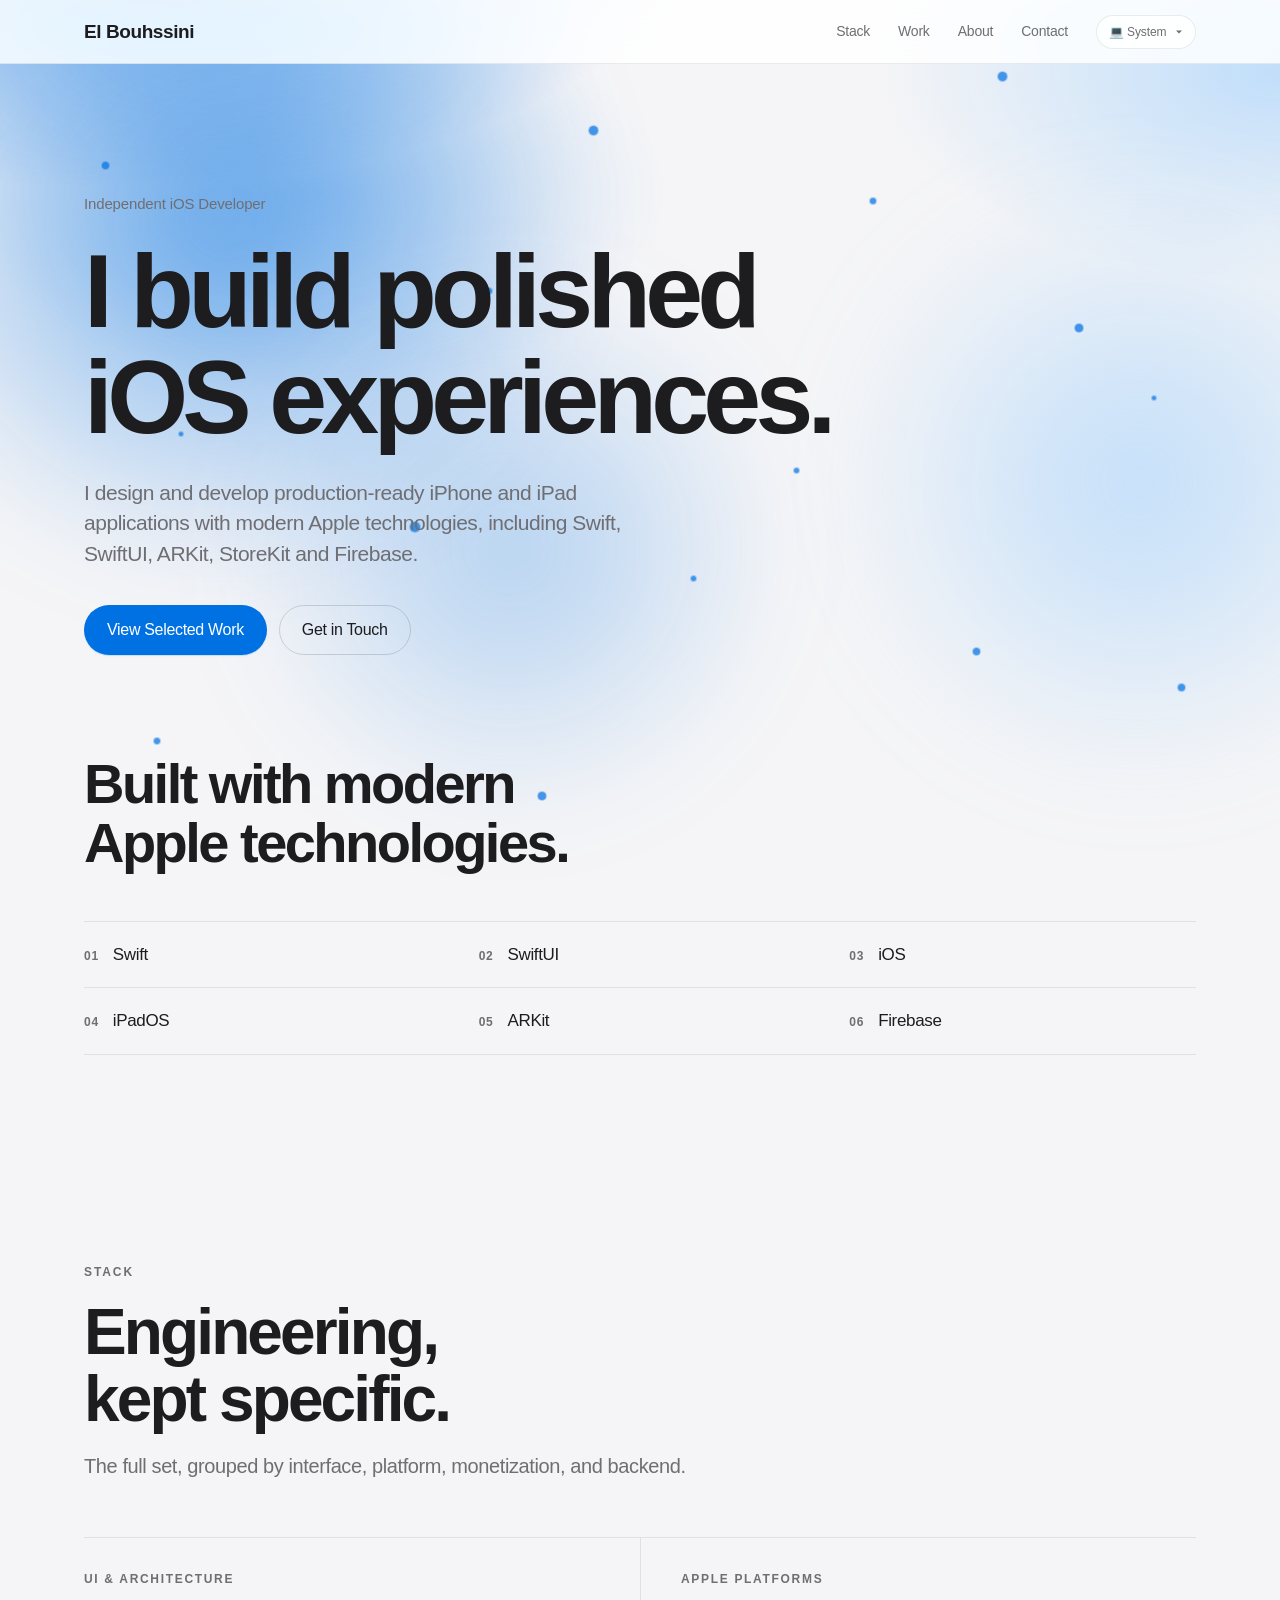
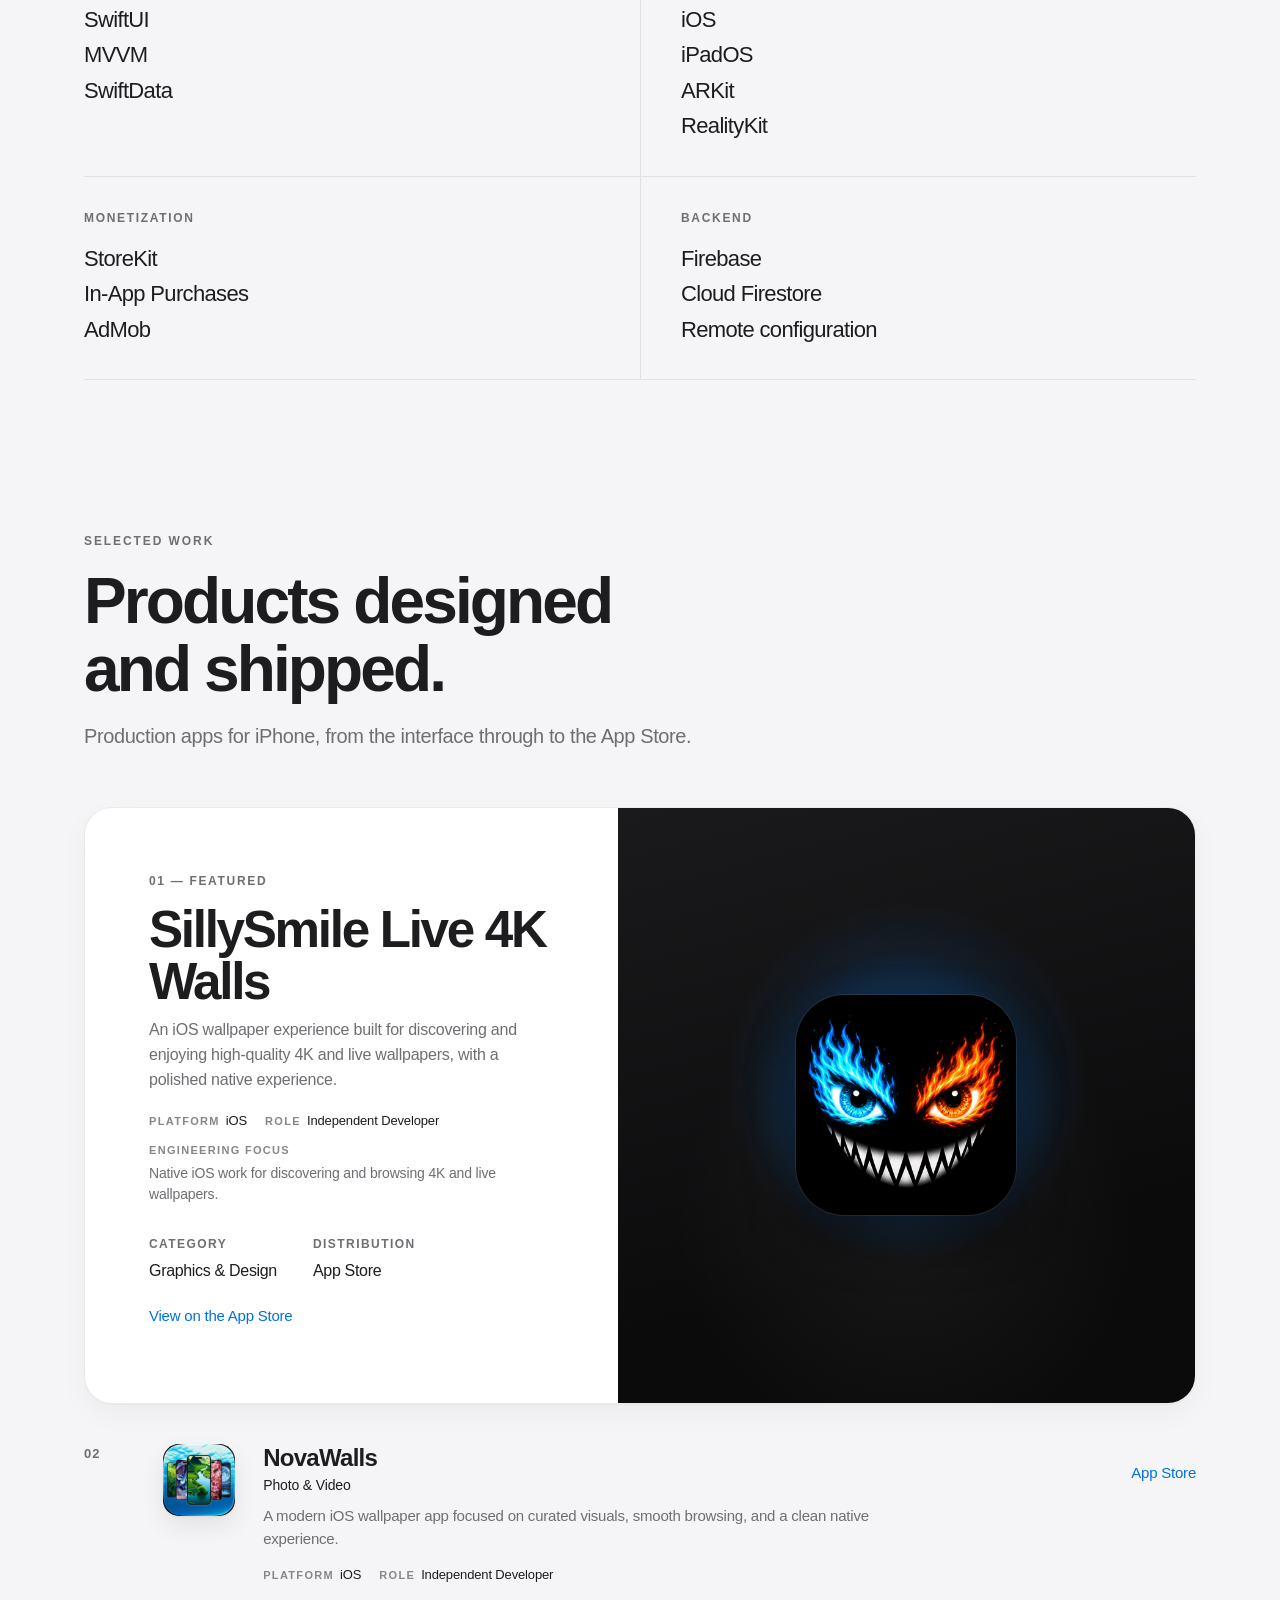
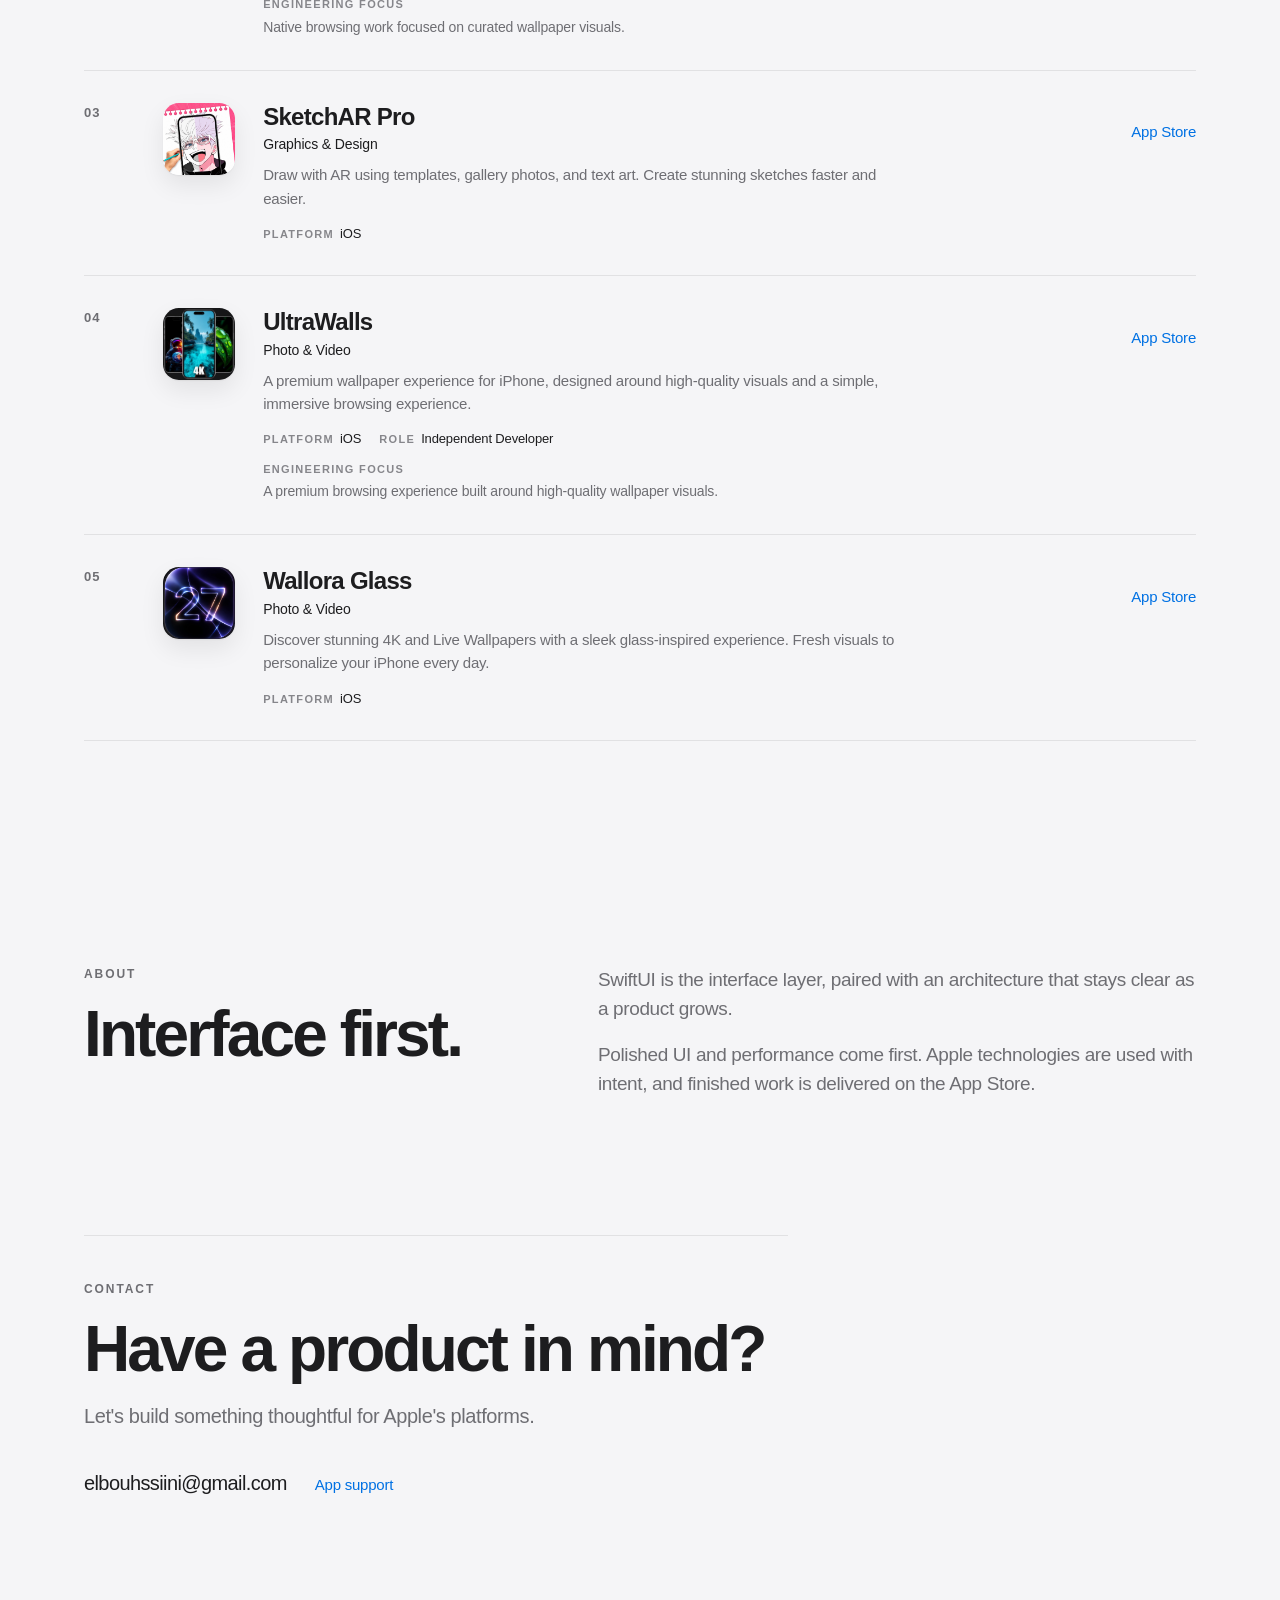
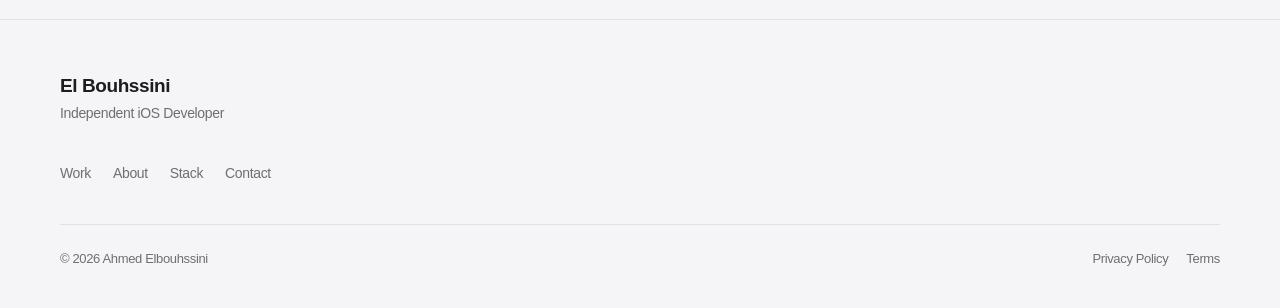
<file: index.html>
<!DOCTYPE html>
<html lang="en">

<head>
    <meta charset="UTF-8">
    <meta name="viewport" content="width=device-width, initial-scale=1.0">
    <title>Ahmed Elbouhssini — Independent iOS Developer</title>
    <meta name="description"
        content="Independent iOS developer building polished experiences for iPhone and iPad.">
    <meta name="author" content="Ahmed Elbouhssini">
    <meta name="theme-color" content="#f5f5f7">
    <meta name="robots" content="index, follow">
    <link rel="canonical" href="https://elbouhssiini-a11y.github.io/">

    <meta property="og:type" content="website">
    <meta property="og:url" content="https://elbouhssiini-a11y.github.io/">
    <meta property="og:title" content="Ahmed Elbouhssini — Independent iOS Developer">
    <meta property="og:description"
        content="Independent iOS developer building polished experiences for iPhone and iPad.">
    <meta property="og:site_name" content="Ahmed Elbouhssini">
    <meta property="og:locale" content="en_US">
    <meta property="og:image" content="assets/og.png">
    <meta property="og:image:type" content="image/png">
    <meta property="og:image:width" content="1200">
    <meta property="og:image:height" content="630">
    <meta property="og:image:alt" content="El Bouhssini, Independent iOS Developer">

    <meta name="twitter:card" content="summary_large_image">
    <meta name="twitter:title" content="Ahmed Elbouhssini — Independent iOS Developer">
    <meta name="twitter:description"
        content="Independent iOS developer building polished experiences for iPhone and iPad.">
    <meta name="twitter:image" content="assets/og.png">
    <meta name="twitter:image:alt" content="El Bouhssini, Independent iOS Developer">

    <script>
        (function () {
            try {
                var key = "portfolio-theme";
                var pref = localStorage.getItem(key) || "system";
                var resolved = pref === "dark" || (pref !== "light" && window.matchMedia("(prefers-color-scheme: dark)").matches)
                    ? "dark"
                    : "light";
                document.documentElement.setAttribute("data-theme", resolved);
                document.documentElement.setAttribute("data-theme-pref", pref);
                var themeMeta = document.querySelector('meta[name="theme-color"]');
                if (themeMeta) themeMeta.setAttribute("content", resolved === "dark" ? "#0b0b0c" : "#f5f5f7");
            } catch (e) {}
        })();
    </script>
    <link rel="icon" href="favicon.svg" type="image/svg+xml">
    <link rel="icon" href="favicon.ico" sizes="any">
    <link rel="stylesheet" href="style.css">
</head>

<body>
    <div class="ambient" aria-hidden="true">
        <span class="ambient-orb ambient-orb-a"></span>
        <span class="ambient-orb ambient-orb-b"></span>
        <span class="ambient-orb ambient-orb-c"></span>
        <div class="ambient-dots">
            <span></span><span></span><span></span><span></span>
            <span></span><span></span><span></span><span></span>
            <span></span><span></span><span></span><span></span>
            <span></span><span></span><span></span><span></span>
        </div>
    </div>
    <a class="skip-link" href="#main">Skip to content</a>

    <header class="site-header">
        <nav class="nav" aria-label="Primary">
            <a class="logo" href="index.html">El Bouhssini</a>
            <div class="nav-right">
                <ul class="nav-links" id="primary-nav">
                    <li><a href="#stack">Stack</a></li>
                    <li><a href="#work">Work</a></li>
                    <li><a href="#about">About</a></li>
                    <li><a href="#contact">Contact</a></li>
                </ul>
                <div class="theme-switch">
                    <label class="visually-hidden" for="theme-select">Appearance</label>
                    <select id="theme-select" class="theme-select" aria-label="Appearance">
                        <option value="system">💻 System</option>
                        <option value="light">☀️ Light</option>
                        <option value="dark">🌙 Dark</option>
                    </select>
                </div>
                <button class="nav-toggle" type="button" aria-expanded="false" aria-controls="primary-nav"
                    aria-label="Open menu">
                    <span></span><span></span><span></span>
                </button>
            </div>
        </nav>
    </header>

    <main id="main">
        <section class="hero" aria-labelledby="hero-heading">
            <div class="hero-inner reveal">
                <p class="hero-eyebrow">Independent iOS Developer</p>
                <h1 id="hero-heading">I build polished iOS experiences.</h1>
                <p class="hero-copy">
                    I design and develop production-ready iPhone and iPad applications with modern Apple technologies, including Swift, SwiftUI, ARKit, StoreKit and Firebase.
                </p>
                <div class="hero-actions">
                    <a href="#work" class="btn btn-primary">View Selected Work</a>
                    <a href="#contact" class="btn btn-secondary">Get in Touch</a>
                </div>
            </div>
        </section>

        <section class="tech-band" aria-labelledby="tech-heading">
            <div class="container">
                <h2 class="tech-statement reveal" id="tech-heading">Built with modern Apple technologies.</h2>
                <ol class="tech-index reveal">
                    <li>Swift</li>
                    <li>SwiftUI</li>
                    <li>iOS</li>
                    <li>iPadOS</li>
                    <li>ARKit</li>
                    <li>Firebase</li>
                </ol>
            </div>
        </section>

        <section class="section" id="stack" aria-labelledby="stack-heading">
            <div class="container">
                <header class="section-intro reveal">
                    <p class="section-kicker">Stack</p>
                    <h2 class="section-title" id="stack-heading">Engineering, kept specific.</h2>
                    <p class="section-lead">The full set, grouped by interface, platform, monetization, and backend.</p>
                </header>
                <div class="stack-grid reveal">
                    <article class="stack-group">
                        <h3>UI &amp; Architecture</h3>
                        <ul>
                            <li>SwiftUI</li>
                            <li>MVVM</li>
                            <li>SwiftData</li>
                        </ul>
                    </article>
                    <article class="stack-group">
                        <h3>Apple Platforms</h3>
                        <ul>
                            <li>iOS</li>
                            <li>iPadOS</li>
                            <li>ARKit</li>
                            <li>RealityKit</li>
                        </ul>
                    </article>
                    <article class="stack-group">
                        <h3>Monetization</h3>
                        <ul>
                            <li>StoreKit</li>
                            <li>In-App Purchases</li>
                            <li>AdMob</li>
                        </ul>
                    </article>
                    <article class="stack-group">
                        <h3>Backend</h3>
                        <ul>
                            <li>Firebase</li>
                            <li>Cloud Firestore</li>
                            <li>Remote configuration</li>
                        </ul>
                    </article>
                </div>
            </div>
        </section>

        <section class="section section-work" id="work" aria-labelledby="work-heading">
            <div class="container">
                <header class="section-intro reveal">
                    <p class="section-kicker">Selected work</p>
                    <h2 class="section-title" id="work-heading">Products designed and shipped.</h2>
                    <p class="section-lead">Production apps for iPhone, from the interface through to the App Store.</p>
                </header>

                <p class="work-status" id="work-status" role="status">Loading selected work.</p>
                <div id="work-featured"></div>
                <div class="case-list" id="work-cases"></div>
                <noscript>
                    <p class="work-status">Selected work loads from the published app list and needs JavaScript.</p>
                </noscript>
            </div>
        </section>

        <section class="section" id="about" aria-labelledby="about-heading">
            <div class="container">
                <div class="about-split reveal">
                    <div>
                        <p class="section-kicker">About</p>
                        <h2 class="section-title" id="about-heading">Interface first.</h2>
                    </div>
                    <div class="about-copy">
                        <p>SwiftUI is the interface layer, paired with an architecture that stays clear as a product grows.</p>
                        <p>Polished UI and performance come first. Apple technologies are used with intent, and finished work is delivered on the App Store.</p>
                    </div>
                </div>
            </div>
        </section>

        <section class="section section-contact" id="contact" aria-labelledby="contact-heading">
            <div class="container">
                <div class="contact-block reveal">
                    <p class="section-kicker">Contact</p>
                    <h2 class="section-title" id="contact-heading">Have a product in mind?</h2>
                    <p class="section-lead">Let's build something thoughtful for Apple's platforms.</p>
                    <div class="contact-links">
                        <a class="contact-email" href="mailto:elbouhssiini@gmail.com">elbouhssiini@gmail.com</a>
                        <a class="arrow-link" href="https://sites.google.com/view/elbouhssini-apps-hub/home" target="_blank" rel="noopener noreferrer">
                            App support
                            <span class="visually-hidden">(opens in a new tab)</span>
                        </a>
                    </div>
                </div>
            </div>
        </section>
    </main>

    <footer class="site-footer">
        <div class="footer-inner">
            <div>
                <p class="footer-brand">El Bouhssini</p>
                <p class="footer-tag">Independent iOS Developer</p>
            </div>
            <ul class="footer-nav">
                <li><a href="#work">Work</a></li>
                <li><a href="#about">About</a></li>
                <li><a href="#stack">Stack</a></li>
                <li><a href="#contact">Contact</a></li>
            </ul>
            <div class="footer-bottom">
                <p>&copy; 2026 Ahmed Elbouhssini</p>
                <div class="footer-meta">
                    <a href="/website-privacy-policy.html">Privacy Policy</a>
                    <a href="/terms.html">Terms</a>
                </div>
            </div>
        </div>
    </footer>

    <script src="script.js"></script>
    <script src="apps.js"></script>
</body>

</html>
</file>
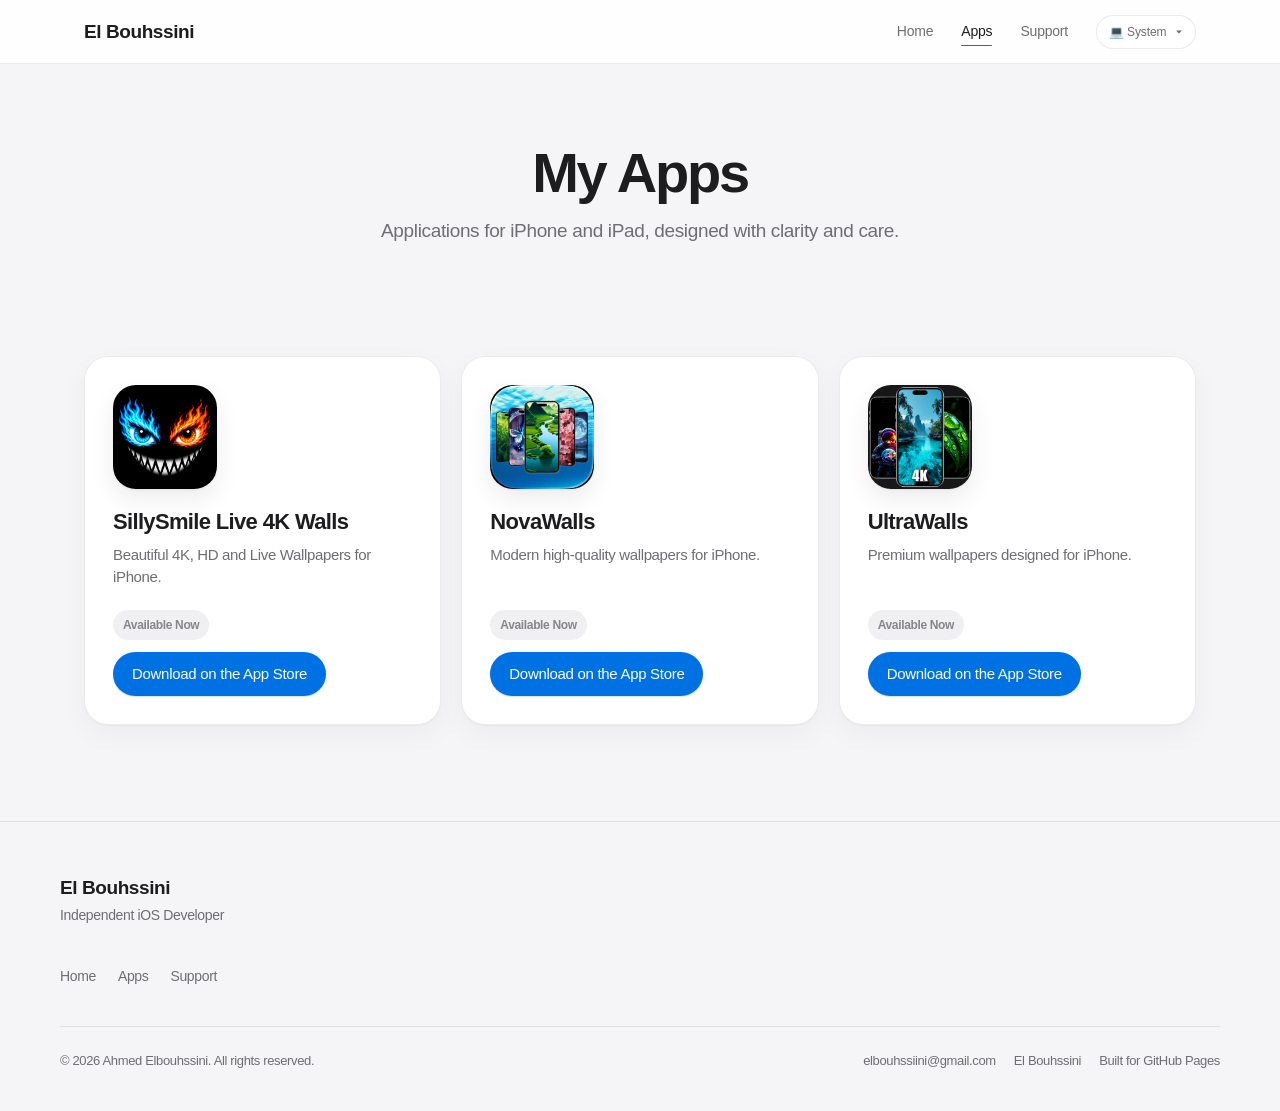
<file: apps.html>
<!DOCTYPE html>
<html lang="en">

<head>
    <meta charset="UTF-8">
    <meta name="viewport" content="width=device-width, initial-scale=1.0">
    <title>Apps | Ahmed Elbouhssini</title>
    <meta name="description"
        content="Browse iOS apps by Ahmed Elbouhssini for iPhone and iPad.">
    <meta name="author" content="Ahmed Elbouhssini">
    <meta name="theme-color" content="#f5f5f7">
    <meta name="robots" content="index, follow">
    <link rel="canonical" href="https://elbouhssiini-a11y.github.io/apps.html">

    <meta property="og:type" content="website">
    <meta property="og:url" content="https://elbouhssiini-a11y.github.io/apps.html">
    <meta property="og:title" content="Apps | Ahmed Elbouhssini">
    <meta property="og:description"
        content="Browse iOS apps by Ahmed Elbouhssini for iPhone and iPad.">
    <meta property="og:site_name" content="Ahmed Elbouhssini">

    <script>
        (function () {
            try {
                var key = "portfolio-theme";
                var pref = localStorage.getItem(key) || "system";
                var resolved = pref === "dark" || (pref !== "light" && window.matchMedia("(prefers-color-scheme: dark)").matches)
                    ? "dark"
                    : "light";
                document.documentElement.setAttribute("data-theme", resolved);
                document.documentElement.setAttribute("data-theme-pref", pref);
                var themeMeta = document.querySelector('meta[name="theme-color"]');
                if (themeMeta) themeMeta.setAttribute("content", resolved === "dark" ? "#0b0b0c" : "#f5f5f7");
            } catch (e) {}
        })();
    </script>
    <link rel="icon" href="favicon.svg" type="image/svg+xml">
    <link rel="icon" href="favicon.ico" sizes="any">
    <link rel="stylesheet" href="style.css">
</head>

<body>
    <a class="skip-link" href="#main">Skip to content</a>

    <header class="site-header">
        <nav class="nav" aria-label="Primary">
            <a class="logo" href="index.html">El Bouhssini</a>
            <div class="nav-right">
                <ul class="nav-links" id="primary-nav">
                    <li><a href="index.html">Home</a></li>
                    <li><a href="apps.html" aria-current="page">Apps</a></li>
                    <li><a href="https://sites.google.com/view/elbouhssini-apps-hub/home" target="_blank" rel="noopener noreferrer">Support</a></li>
                </ul>
                <div class="theme-switch">
                    <label class="visually-hidden" for="theme-select">Appearance</label>
                    <select id="theme-select" class="theme-select" aria-label="Appearance">
                        <option value="system">💻 System</option>
                        <option value="light">☀️ Light</option>
                        <option value="dark">🌙 Dark</option>
                    </select>
                </div>
                <button class="nav-toggle" type="button" aria-expanded="false" aria-controls="primary-nav"
                    aria-label="Open menu">
                    <span></span><span></span><span></span>
                </button>
            </div>
        </nav>
    </header>

    <main id="main">
        <header class="page-hero reveal">
            <h1>My Apps</h1>
            <p>Applications for iPhone and iPad, designed with clarity and care.</p>
        </header>

        <section class="section-tight">
            <div class="container">
                <!-- Duplicate an app-card and update icon, title, description, status, and link -->
                <div class="apps-grid">
                    <article class="app-card reveal reveal-delay-1">
                        <img class="app-icon" src="assets/icons/sillysmile.png" width="104" height="104" alt="SillySmile Live 4K Walls app icon" loading="lazy" decoding="async">
                        <h3>SillySmile Live 4K Walls</h3>
                        <p>Beautiful 4K, HD and Live Wallpapers for iPhone.</p>
                        <div class="app-card-footer">
                            <span class="status">Available Now</span>
                            <a class="btn btn-primary" href="https://apps.apple.com/ma/app/sillysmile-live-4k-walls/id6783467232" target="_blank" rel="noopener noreferrer">Download on the App Store</a>
                        </div>
                    </article>
                    <article class="app-card reveal reveal-delay-2">
                        <img class="app-icon" src="assets/icons/novawalls.png" width="104" height="104" alt="NovaWalls app icon" loading="lazy" decoding="async">
                        <h3>NovaWalls</h3>
                        <p>Modern high-quality wallpapers for iPhone.</p>
                        <div class="app-card-footer">
                            <span class="status">Available Now</span>
                            <a class="btn btn-primary" href="https://apps.apple.com/ma/app/novawalls/id6768069268" target="_blank" rel="noopener noreferrer">Download on the App Store</a>
                        </div>
                    </article>
                    <article class="app-card reveal reveal-delay-3">
                        <img class="app-icon" src="assets/icons/ultrawalls.png" width="104" height="104" alt="UltraWalls app icon" loading="lazy" decoding="async">
                        <h3>UltraWalls</h3>
                        <p>Premium wallpapers designed for iPhone.</p>
                        <div class="app-card-footer">
                            <span class="status">Available Now</span>
                            <a class="btn btn-primary" href="https://apps.apple.com/ma/app/ultrawalls/id6771954694" target="_blank" rel="noopener noreferrer">Download on the App Store</a>
                        </div>
                    </article>
                </div>
            </div>
        </section>
    </main>

    <footer class="site-footer reveal">
        <div class="footer-inner">
            <div>
                <p class="footer-brand">El Bouhssini</p>
                <p class="footer-tag">Independent iOS Developer</p>
            </div>
            <ul class="footer-nav">
                <li><a href="index.html">Home</a></li>
                <li><a href="apps.html">Apps</a></li>
                <li><a href="https://sites.google.com/view/elbouhssini-apps-hub/home" target="_blank" rel="noopener noreferrer">Support</a></li>
            </ul>
            <div class="footer-bottom">
                <p>&copy; 2026 Ahmed Elbouhssini. All rights reserved.</p>
                <div class="footer-meta">
                    <a href="mailto:elbouhssiini@gmail.com">elbouhssiini@gmail.com</a>
                    <a href="https://elbouhssiini-a11y.github.io" target="_blank" rel="noopener noreferrer">El Bouhssini</a>
                    <span>Built for GitHub Pages</span>
                </div>
            </div>
        </div>
    </footer>

    <script src="script.js"></script>
</body>

</html>
</file>
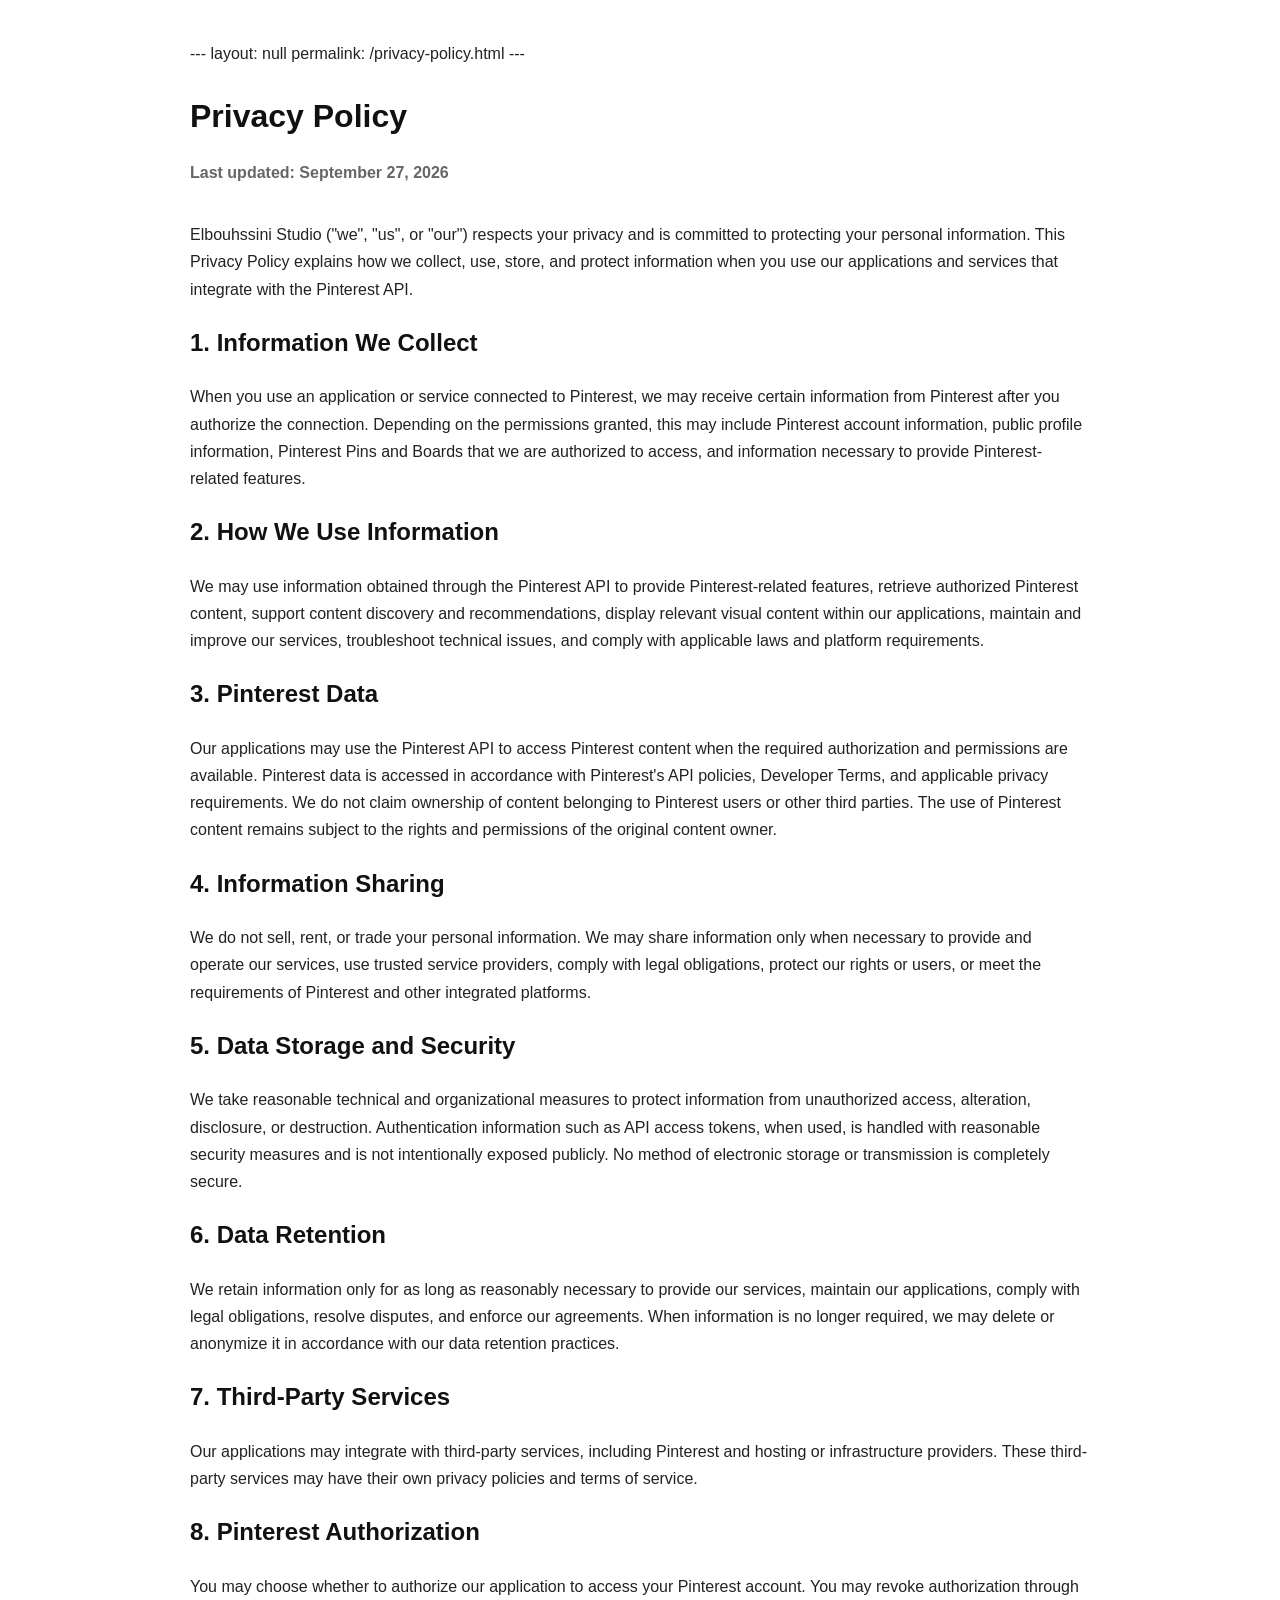
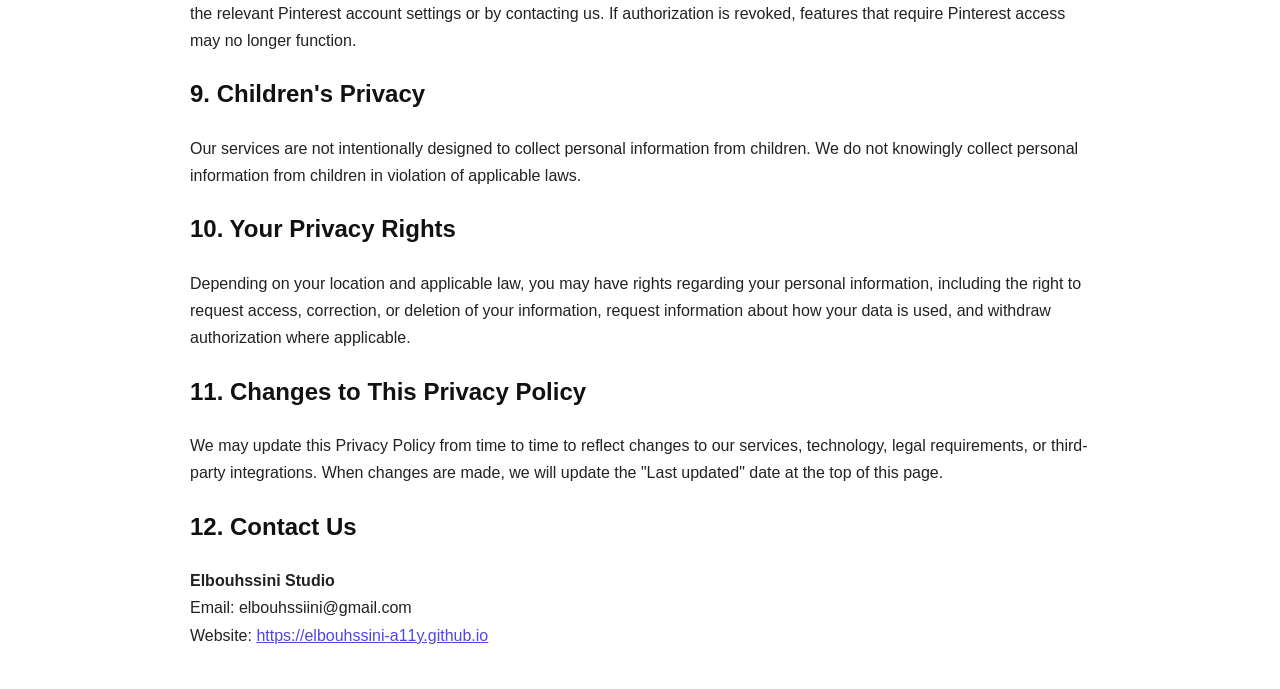
<file: privacy-policy.html>
---
layout: null
permalink: /privacy-policy.html
---
<!DOCTYPE html>
<html lang="en">
<head>
  <meta charset="UTF-8">
  <meta name="viewport" content="width=device-width, initial-scale=1.0">
  <title>Privacy Policy - Elbouhssini Studio</title>
  <style>
    body {
      font-family: -apple-system, BlinkMacSystemFont, "Segoe UI", Arial, sans-serif;
      line-height: 1.7;
      max-width: 900px;
      margin: 0 auto;
      padding: 40px 22px;
      color: #222;
      background: #fff;
    }
    h1, h2 { color: #111; }
    h1 { margin-bottom: 8px; }
    .updated { color: #666; margin-bottom: 35px; }
    a { color: #4f46e5; }
  </style>
</head>
<body>
  <h1>Privacy Policy</h1>
  <p class="updated"><strong>Last updated: September 27, 2026</strong></p>

  <p>Elbouhssini Studio ("we", "us", or "our") respects your privacy and is committed to protecting your personal information. This Privacy Policy explains how we collect, use, store, and protect information when you use our applications and services that integrate with the Pinterest API.</p>

  <h2>1. Information We Collect</h2>
  <p>When you use an application or service connected to Pinterest, we may receive certain information from Pinterest after you authorize the connection. Depending on the permissions granted, this may include Pinterest account information, public profile information, Pinterest Pins and Boards that we are authorized to access, and information necessary to provide Pinterest-related features.</p>

  <h2>2. How We Use Information</h2>
  <p>We may use information obtained through the Pinterest API to provide Pinterest-related features, retrieve authorized Pinterest content, support content discovery and recommendations, display relevant visual content within our applications, maintain and improve our services, troubleshoot technical issues, and comply with applicable laws and platform requirements.</p>

  <h2>3. Pinterest Data</h2>
  <p>Our applications may use the Pinterest API to access Pinterest content when the required authorization and permissions are available. Pinterest data is accessed in accordance with Pinterest's API policies, Developer Terms, and applicable privacy requirements. We do not claim ownership of content belonging to Pinterest users or other third parties. The use of Pinterest content remains subject to the rights and permissions of the original content owner.</p>

  <h2>4. Information Sharing</h2>
  <p>We do not sell, rent, or trade your personal information. We may share information only when necessary to provide and operate our services, use trusted service providers, comply with legal obligations, protect our rights or users, or meet the requirements of Pinterest and other integrated platforms.</p>

  <h2>5. Data Storage and Security</h2>
  <p>We take reasonable technical and organizational measures to protect information from unauthorized access, alteration, disclosure, or destruction. Authentication information such as API access tokens, when used, is handled with reasonable security measures and is not intentionally exposed publicly. No method of electronic storage or transmission is completely secure.</p>

  <h2>6. Data Retention</h2>
  <p>We retain information only for as long as reasonably necessary to provide our services, maintain our applications, comply with legal obligations, resolve disputes, and enforce our agreements. When information is no longer required, we may delete or anonymize it in accordance with our data retention practices.</p>

  <h2>7. Third-Party Services</h2>
  <p>Our applications may integrate with third-party services, including Pinterest and hosting or infrastructure providers. These third-party services may have their own privacy policies and terms of service.</p>

  <h2>8. Pinterest Authorization</h2>
  <p>You may choose whether to authorize our application to access your Pinterest account. You may revoke authorization through the relevant Pinterest account settings or by contacting us. If authorization is revoked, features that require Pinterest access may no longer function.</p>

  <h2>9. Children's Privacy</h2>
  <p>Our services are not intentionally designed to collect personal information from children. We do not knowingly collect personal information from children in violation of applicable laws.</p>

  <h2>10. Your Privacy Rights</h2>
  <p>Depending on your location and applicable law, you may have rights regarding your personal information, including the right to request access, correction, or deletion of your information, request information about how your data is used, and withdraw authorization where applicable.</p>

  <h2>11. Changes to This Privacy Policy</h2>
  <p>We may update this Privacy Policy from time to time to reflect changes to our services, technology, legal requirements, or third-party integrations. When changes are made, we will update the "Last updated" date at the top of this page.</p>

  <h2>12. Contact Us</h2>
  <p><strong>Elbouhssini Studio</strong><br>
  Email: elbouhssiini@gmail.com<br>
  Website: <a href="https://elbouhssini-a11y.github.io">https://elbouhssini-a11y.github.io</a></p>
</body>
</html>
</file>
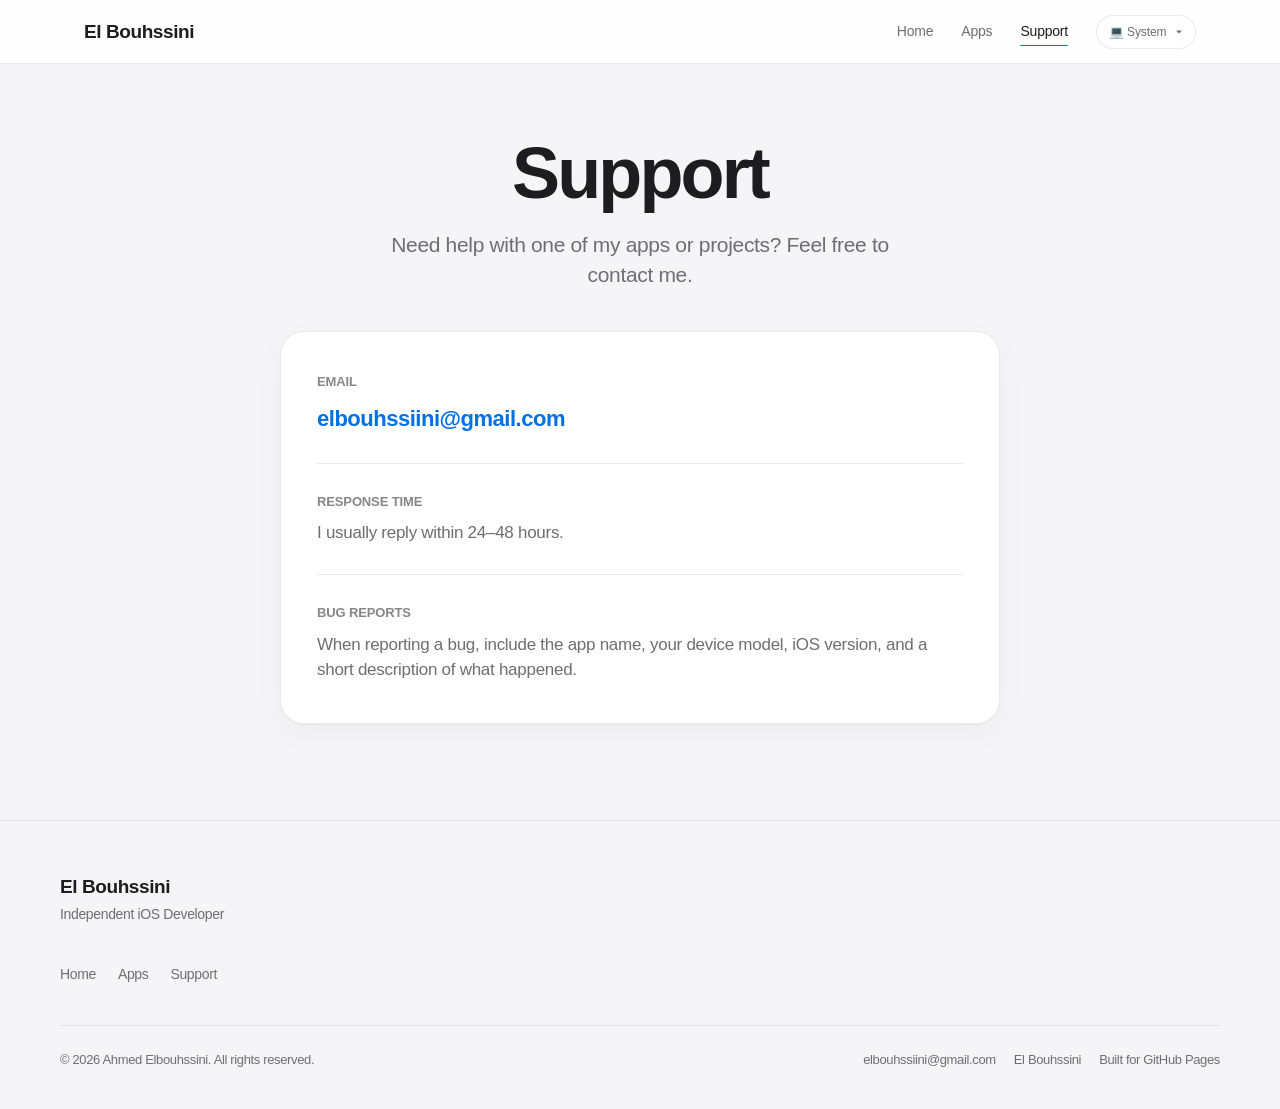
<file: support.html>
<!DOCTYPE html>
<html lang="en">

<head>
    <meta charset="UTF-8">
    <meta name="viewport" content="width=device-width, initial-scale=1.0">
    <title>Support | Ahmed Elbouhssini</title>
    <meta name="description"
        content="Get support for apps by Ahmed Elbouhssini. Contact help for any current or future application.">
    <meta name="author" content="Ahmed Elbouhssini">
    <meta name="theme-color" content="#f5f5f7">
    <meta name="robots" content="index, follow">
    <link rel="canonical" href="https://elbouhssiini-a11y.github.io/support.html">
    <script>
        (function () {
            try {
                var key = "portfolio-theme";
                var pref = localStorage.getItem(key) || "system";
                var resolved = pref === "dark" || (pref !== "light" && window.matchMedia("(prefers-color-scheme: dark)").matches)
                    ? "dark"
                    : "light";
                document.documentElement.setAttribute("data-theme", resolved);
                document.documentElement.setAttribute("data-theme-pref", pref);
                var themeMeta = document.querySelector('meta[name="theme-color"]');
                if (themeMeta) themeMeta.setAttribute("content", resolved === "dark" ? "#0b0b0c" : "#f5f5f7");
            } catch (e) {}
        })();
    </script>
    <link rel="icon" href="favicon.svg" type="image/svg+xml">
    <link rel="icon" href="favicon.ico" sizes="any">
    <link rel="stylesheet" href="style.css">
    <style>
        .support-main {
            padding: 72px 22px 96px;
        }

        .support-intro {
            max-width: 720px;
            margin: 0 auto 40px;
            text-align: center;
        }

        .support-intro h1 {
            font-size: clamp(48px, 8vw, 72px);
            font-weight: 700;
            letter-spacing: -0.04em;
            line-height: 1.05;
            color: var(--text);
            margin-bottom: 18px;
        }

        .support-intro p {
            max-width: 520px;
            margin: 0 auto;
            font-size: clamp(17px, 2.2vw, 21px);
            line-height: 1.47;
            letter-spacing: -0.016em;
            color: var(--text-secondary);
        }

        .support-card {
            max-width: 720px;
            margin: 0 auto;
            padding: 40px 36px;
            background: var(--bg-elevated);
            border: 1px solid var(--border);
            border-radius: var(--radius);
            box-shadow: var(--shadow);
        }

        .support-item + .support-item {
            margin-top: 28px;
            padding-top: 28px;
            border-top: 1px solid var(--border);
        }

        .support-label {
            display: block;
            font-size: 13px;
            font-weight: 600;
            letter-spacing: -0.01em;
            color: var(--text-tertiary);
            margin-bottom: 10px;
            text-transform: uppercase;
        }

        .support-email {
            display: inline-flex;
            align-items: center;
            margin-top: 0;
            font-size: clamp(18px, 2.4vw, 22px);
            font-weight: 600;
            letter-spacing: -0.022em;
            color: var(--blue);
            text-decoration: none;
            transition: color var(--duration) var(--ease);
        }

        .support-email:hover {
            color: var(--blue-hover);
        }

        .support-email:focus-visible {
            outline: 2px solid var(--blue);
            outline-offset: 3px;
            border-radius: 6px;
        }

        .support-text {
            margin: 0;
            font-size: 17px;
            line-height: 1.47;
            letter-spacing: -0.016em;
            color: var(--text-secondary);
        }

        @media (max-width: 720px) {
            .support-main {
                padding: 56px 22px 72px;
            }

            .support-intro {
                margin-bottom: 28px;
            }

            .support-card {
                padding: 28px 22px;
            }

            .support-item + .support-item {
                margin-top: 22px;
                padding-top: 22px;
            }
        }
    </style>
</head>

<body>
    <a class="skip-link" href="#main">Skip to content</a>

    <header class="site-header">
        <nav class="nav" aria-label="Primary">
            <a class="logo" href="index.html">El Bouhssini</a>
            <div class="nav-right">
                <ul class="nav-links" id="primary-nav">
                    <li><a href="index.html">Home</a></li>
                    <li><a href="apps.html">Apps</a></li>
                    <li><a href="https://sites.google.com/view/elbouhssini-apps-hub/home" target="_blank" rel="noopener noreferrer" aria-current="page">Support</a></li>
                </ul>
                <div class="theme-switch">
                    <label class="visually-hidden" for="theme-select">Appearance</label>
                    <select id="theme-select" class="theme-select" aria-label="Appearance">
                        <option value="system">💻 System</option>
                        <option value="light">☀️ Light</option>
                        <option value="dark">🌙 Dark</option>
                    </select>
                </div>
                <button class="nav-toggle" type="button" aria-expanded="false" aria-controls="primary-nav"
                    aria-label="Open menu">
                    <span></span><span></span><span></span>
                </button>
            </div>
        </nav>
    </header>

    <main id="main" class="support-main">
        <header class="support-intro reveal">
            <h1>Support</h1>
            <p>Need help with one of my apps or projects? Feel free to contact me.</p>
        </header>

        <section class="support-card reveal" aria-label="Support details">
            <div class="support-item">
                <span class="support-label">Email</span>
                <a class="support-email" href="mailto:elbouhssiini@gmail.com">elbouhssiini@gmail.com</a>
            </div>

            <div class="support-item">
                <span class="support-label">Response time</span>
                <p class="support-text">I usually reply within 24–48 hours.</p>
            </div>

            <div class="support-item">
                <span class="support-label">Bug reports</span>
                <p class="support-text">
                    When reporting a bug, include the app name, your device model,
                    iOS version, and a short description of what happened.
                </p>
            </div>
        </section>
    </main>

    <footer class="site-footer reveal">
        <div class="footer-inner">
            <div>
                <p class="footer-brand">El Bouhssini</p>
                <p class="footer-tag">Independent iOS Developer</p>
            </div>
            <ul class="footer-nav">
                <li><a href="index.html">Home</a></li>
                <li><a href="apps.html">Apps</a></li>
                <li><a href="https://sites.google.com/view/elbouhssini-apps-hub/home" target="_blank" rel="noopener noreferrer">Support</a></li>
            </ul>
            <div class="footer-bottom">
                <p>&copy; 2026 Ahmed Elbouhssini. All rights reserved.</p>
                <div class="footer-meta">
                    <a href="mailto:elbouhssiini@gmail.com">elbouhssiini@gmail.com</a>
                    <a href="https://elbouhssiini-a11y.github.io" target="_blank" rel="noopener noreferrer">El Bouhssini</a>
                    <span>Built for GitHub Pages</span>
                </div>
            </div>
        </div>
    </footer>

    <script src="script.js"></script>
</body>

</html>
</file>
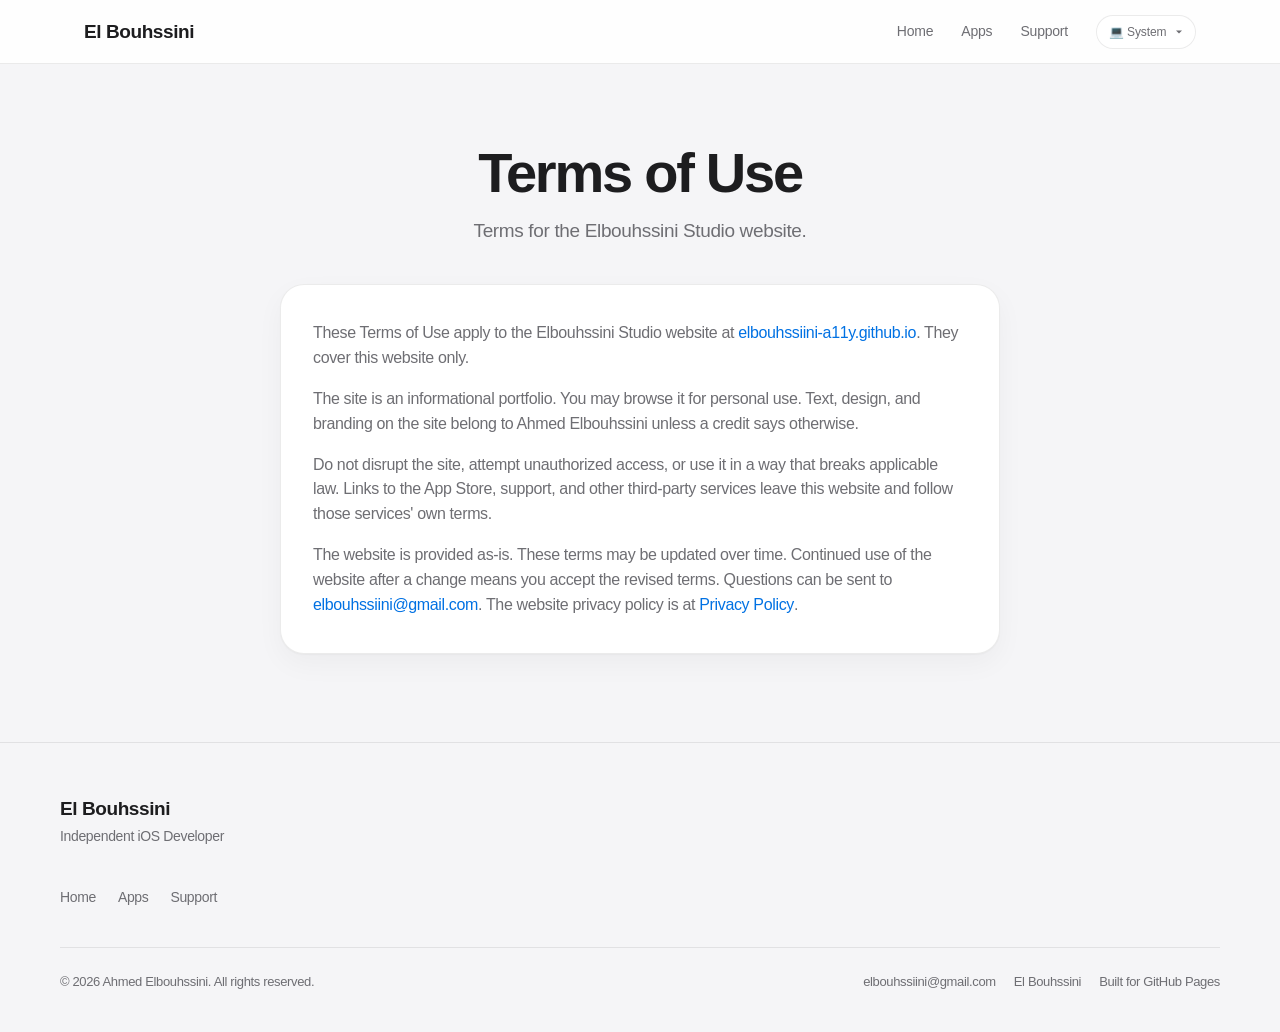
<file: terms.html>
<!DOCTYPE html>
<html lang="en">

<head>
    <meta charset="UTF-8">
    <meta name="viewport" content="width=device-width, initial-scale=1.0">
    <title>Terms of Use | Elbouhssini Studio</title>
    <meta name="description"
        content="Terms of Use for the Elbouhssini Studio website.">
    <meta name="author" content="Ahmed Elbouhssini">
    <meta name="theme-color" content="#f5f5f7">
    <meta name="robots" content="index, follow">
    <link rel="canonical" href="https://elbouhssiini-a11y.github.io/terms.html">
    <script>
        (function () {
            try {
                var key = "portfolio-theme";
                var pref = localStorage.getItem(key) || "system";
                var resolved = pref === "dark" || (pref !== "light" && window.matchMedia("(prefers-color-scheme: dark)").matches)
                    ? "dark"
                    : "light";
                document.documentElement.setAttribute("data-theme", resolved);
                document.documentElement.setAttribute("data-theme-pref", pref);
                var themeMeta = document.querySelector('meta[name="theme-color"]');
                if (themeMeta) themeMeta.setAttribute("content", resolved === "dark" ? "#0b0b0c" : "#f5f5f7");
            } catch (e) {}
        })();
    </script>
    <link rel="icon" href="favicon.svg" type="image/svg+xml">
    <link rel="icon" href="favicon.ico" sizes="any">
    <link rel="stylesheet" href="style.css">
</head>

<body>
    <a class="skip-link" href="#main">Skip to content</a>

    <header class="site-header">
        <nav class="nav" aria-label="Primary">
            <a class="logo" href="index.html">El Bouhssini</a>
            <div class="nav-right">
                <ul class="nav-links" id="primary-nav">
                    <li><a href="index.html">Home</a></li>
                    <li><a href="apps.html">Apps</a></li>
                    <li><a href="https://sites.google.com/view/elbouhssini-apps-hub/home" target="_blank" rel="noopener noreferrer">Support</a></li>
                </ul>
                <div class="theme-switch">
                    <label class="visually-hidden" for="theme-select">Appearance</label>
                    <select id="theme-select" class="theme-select" aria-label="Appearance">
                        <option value="system">💻 System</option>
                        <option value="light">☀️ Light</option>
                        <option value="dark">🌙 Dark</option>
                    </select>
                </div>
                <button class="nav-toggle" type="button" aria-expanded="false" aria-controls="primary-nav"
                    aria-label="Open menu">
                    <span></span><span></span><span></span>
                </button>
            </div>
        </nav>
    </header>

    <main id="main">
        <header class="page-hero reveal">
            <h1>Terms of Use</h1>
            <p>Terms for the Elbouhssini Studio website.</p>
        </header>

        <div class="content-panel reveal">
            <p>
                These Terms of Use apply to the Elbouhssini Studio website at
                <a href="https://elbouhssiini-a11y.github.io/">elbouhssiini-a11y.github.io</a>.
                They cover this website only.
            </p>
            <p>
                The site is an informational portfolio. You may browse it for personal use.
                Text, design, and branding on the site belong to Ahmed Elbouhssini unless a
                credit says otherwise.
            </p>
            <p>
                Do not disrupt the site, attempt unauthorized access, or use it in a way that
                breaks applicable law. Links to the App Store, support, and other third-party
                services leave this website and follow those services' own terms.
            </p>
            <p>
                The website is provided as-is. These terms may be updated over time. Continued
                use of the website after a change means you accept the revised terms. Questions
                can be sent to
                <a href="mailto:elbouhssiini@gmail.com">elbouhssiini@gmail.com</a>.
                The website privacy policy is at
                <a href="/website-privacy-policy.html">Privacy Policy</a>.
            </p>
        </div>
    </main>

    <footer class="site-footer reveal">
        <div class="footer-inner">
            <div>
                <p class="footer-brand">El Bouhssini</p>
                <p class="footer-tag">Independent iOS Developer</p>
            </div>
            <ul class="footer-nav">
                <li><a href="index.html">Home</a></li>
                <li><a href="apps.html">Apps</a></li>
                <li><a href="https://sites.google.com/view/elbouhssini-apps-hub/home" target="_blank" rel="noopener noreferrer">Support</a></li>
            </ul>
            <div class="footer-bottom">
                <p>&copy; 2026 Ahmed Elbouhssini. All rights reserved.</p>
                <div class="footer-meta">
                    <a href="mailto:elbouhssiini@gmail.com">elbouhssiini@gmail.com</a>
                    <a href="https://elbouhssiini-a11y.github.io" target="_blank" rel="noopener noreferrer">El Bouhssini</a>
                    <span>Built for GitHub Pages</span>
                </div>
            </div>
        </div>
    </footer>

    <script src="script.js"></script>
</body>

</html>
</file>
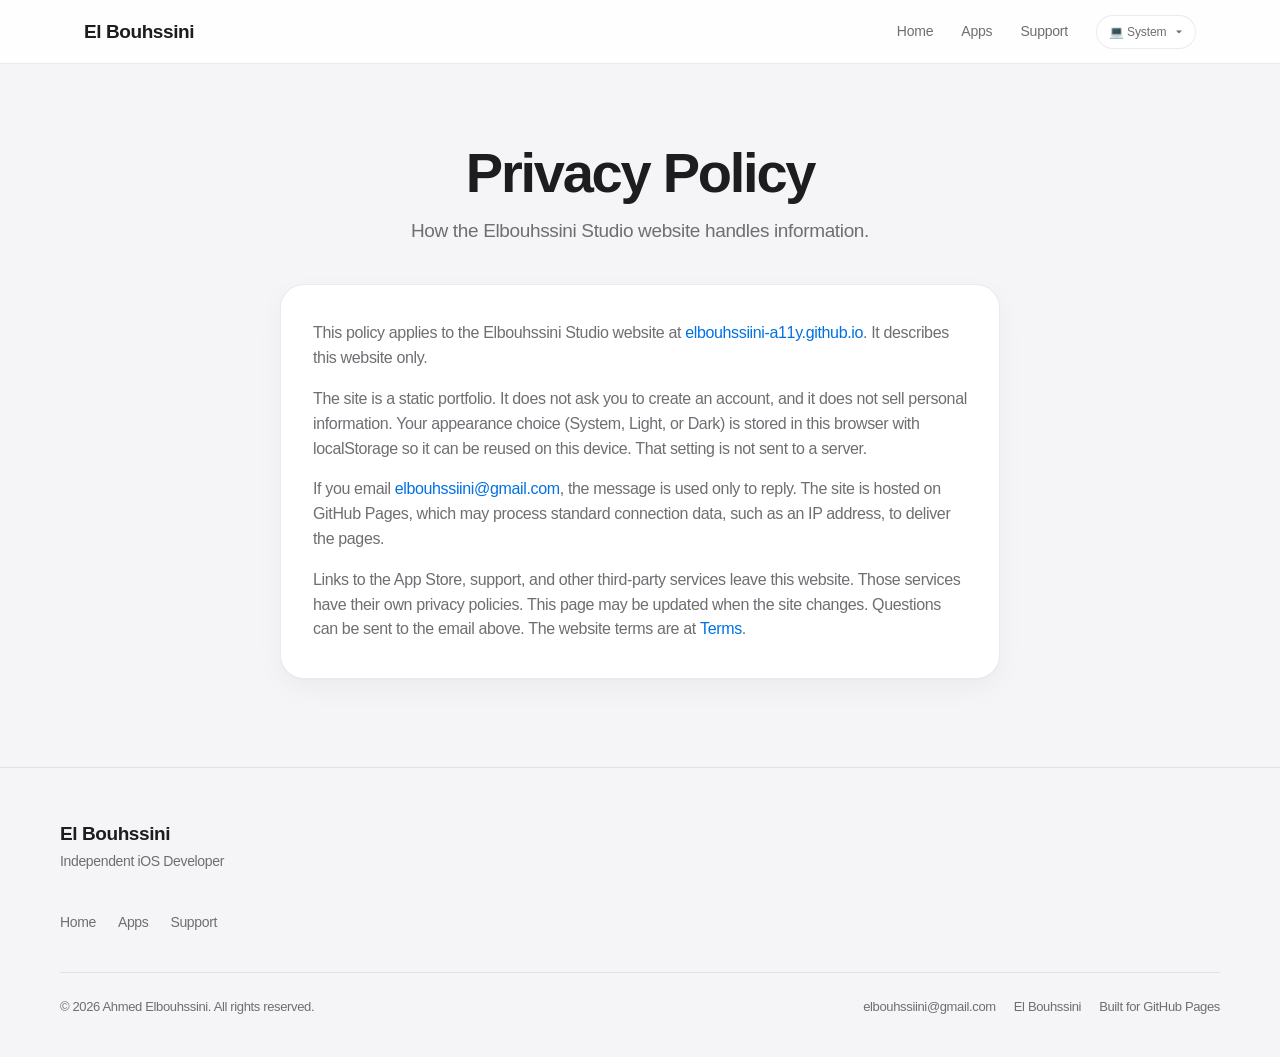
<file: website-privacy-policy.html>
<!DOCTYPE html>
<html lang="en">

<head>
    <meta charset="UTF-8">
    <meta name="viewport" content="width=device-width, initial-scale=1.0">
    <title>Privacy Policy | Elbouhssini Studio</title>
    <meta name="description"
        content="Privacy Policy for the Elbouhssini Studio website.">
    <meta name="author" content="Ahmed Elbouhssini">
    <meta name="theme-color" content="#f5f5f7">
    <meta name="robots" content="index, follow">
    <link rel="canonical" href="https://elbouhssiini-a11y.github.io/website-privacy-policy.html">
    <script>
        (function () {
            try {
                var key = "portfolio-theme";
                var pref = localStorage.getItem(key) || "system";
                var resolved = pref === "dark" || (pref !== "light" && window.matchMedia("(prefers-color-scheme: dark)").matches)
                    ? "dark"
                    : "light";
                document.documentElement.setAttribute("data-theme", resolved);
                document.documentElement.setAttribute("data-theme-pref", pref);
                var themeMeta = document.querySelector('meta[name="theme-color"]');
                if (themeMeta) themeMeta.setAttribute("content", resolved === "dark" ? "#0b0b0c" : "#f5f5f7");
            } catch (e) {}
        })();
    </script>
    <link rel="icon" href="favicon.svg" type="image/svg+xml">
    <link rel="icon" href="favicon.ico" sizes="any">
    <link rel="stylesheet" href="style.css">
</head>

<body>
    <a class="skip-link" href="#main">Skip to content</a>

    <header class="site-header">
        <nav class="nav" aria-label="Primary">
            <a class="logo" href="index.html">El Bouhssini</a>
            <div class="nav-right">
                <ul class="nav-links" id="primary-nav">
                    <li><a href="index.html">Home</a></li>
                    <li><a href="apps.html">Apps</a></li>
                    <li><a href="https://sites.google.com/view/elbouhssini-apps-hub/home" target="_blank" rel="noopener noreferrer">Support</a></li>
                </ul>
                <div class="theme-switch">
                    <label class="visually-hidden" for="theme-select">Appearance</label>
                    <select id="theme-select" class="theme-select" aria-label="Appearance">
                        <option value="system">💻 System</option>
                        <option value="light">☀️ Light</option>
                        <option value="dark">🌙 Dark</option>
                    </select>
                </div>
                <button class="nav-toggle" type="button" aria-expanded="false" aria-controls="primary-nav"
                    aria-label="Open menu">
                    <span></span><span></span><span></span>
                </button>
            </div>
        </nav>
    </header>

    <main id="main">
        <header class="page-hero reveal">
            <h1>Privacy Policy</h1>
            <p>How the Elbouhssini Studio website handles information.</p>
        </header>

        <div class="content-panel reveal">
            <p>
                This policy applies to the Elbouhssini Studio website at
                <a href="https://elbouhssiini-a11y.github.io/">elbouhssiini-a11y.github.io</a>.
                It describes this website only.
            </p>
            <p>
                The site is a static portfolio. It does not ask you to create an account, and it
                does not sell personal information. Your appearance choice (System, Light, or Dark)
                is stored in this browser with localStorage so it can be reused on this device.
                That setting is not sent to a server.
            </p>
            <p>
                If you email
                <a href="mailto:elbouhssiini@gmail.com">elbouhssiini@gmail.com</a>,
                the message is used only to reply. The site is hosted on GitHub Pages, which may
                process standard connection data, such as an IP address, to deliver the pages.
            </p>
            <p>
                Links to the App Store, support, and other third-party services leave this website.
                Those services have their own privacy policies. This page may be updated when the
                site changes. Questions can be sent to the email above. The website terms are at
                <a href="/terms.html">Terms</a>.
            </p>
        </div>
    </main>

    <footer class="site-footer reveal">
        <div class="footer-inner">
            <div>
                <p class="footer-brand">El Bouhssini</p>
                <p class="footer-tag">Independent iOS Developer</p>
            </div>
            <ul class="footer-nav">
                <li><a href="index.html">Home</a></li>
                <li><a href="apps.html">Apps</a></li>
                <li><a href="https://sites.google.com/view/elbouhssini-apps-hub/home" target="_blank" rel="noopener noreferrer">Support</a></li>
            </ul>
            <div class="footer-bottom">
                <p>&copy; 2026 Ahmed Elbouhssini. All rights reserved.</p>
                <div class="footer-meta">
                    <a href="mailto:elbouhssiini@gmail.com">elbouhssiini@gmail.com</a>
                    <a href="https://elbouhssiini-a11y.github.io" target="_blank" rel="noopener noreferrer">El Bouhssini</a>
                    <span>Built for GitHub Pages</span>
                </div>
            </div>
        </div>
    </footer>

    <script src="script.js"></script>
</body>

</html>
</file>
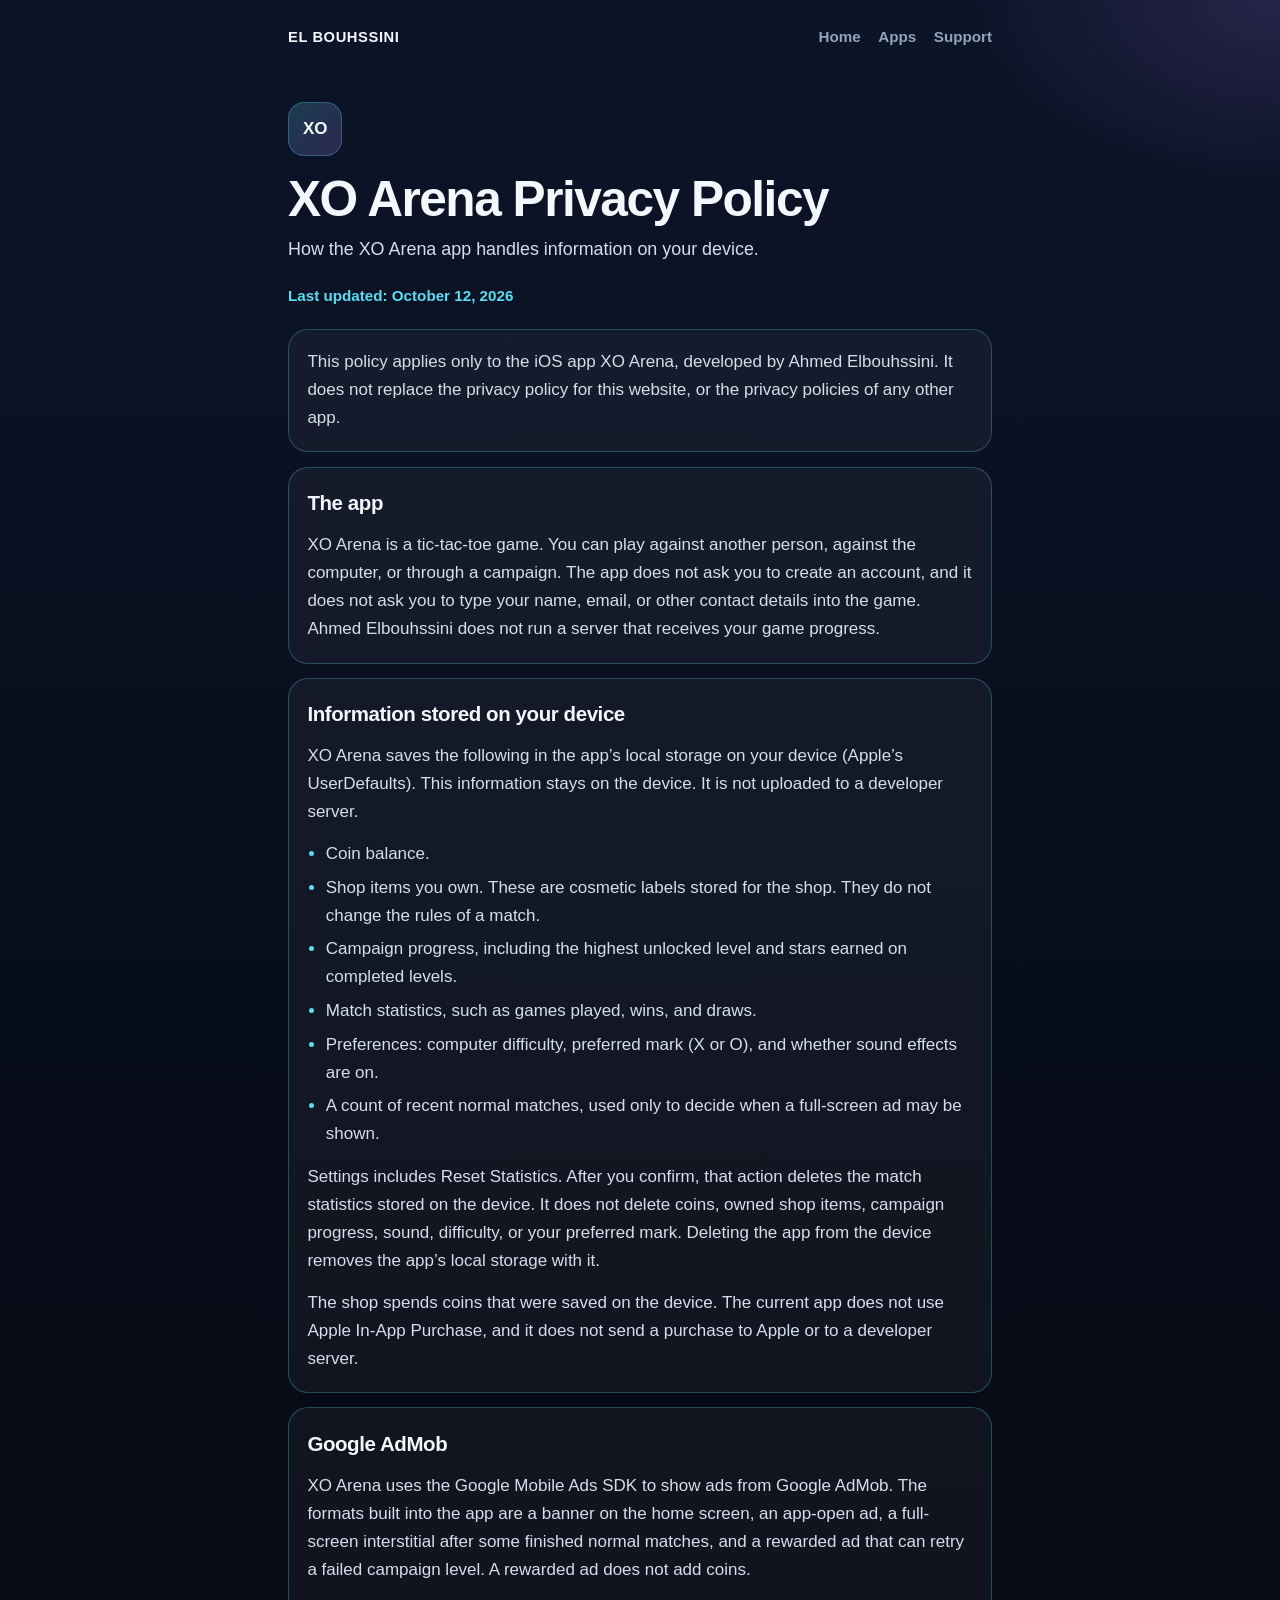
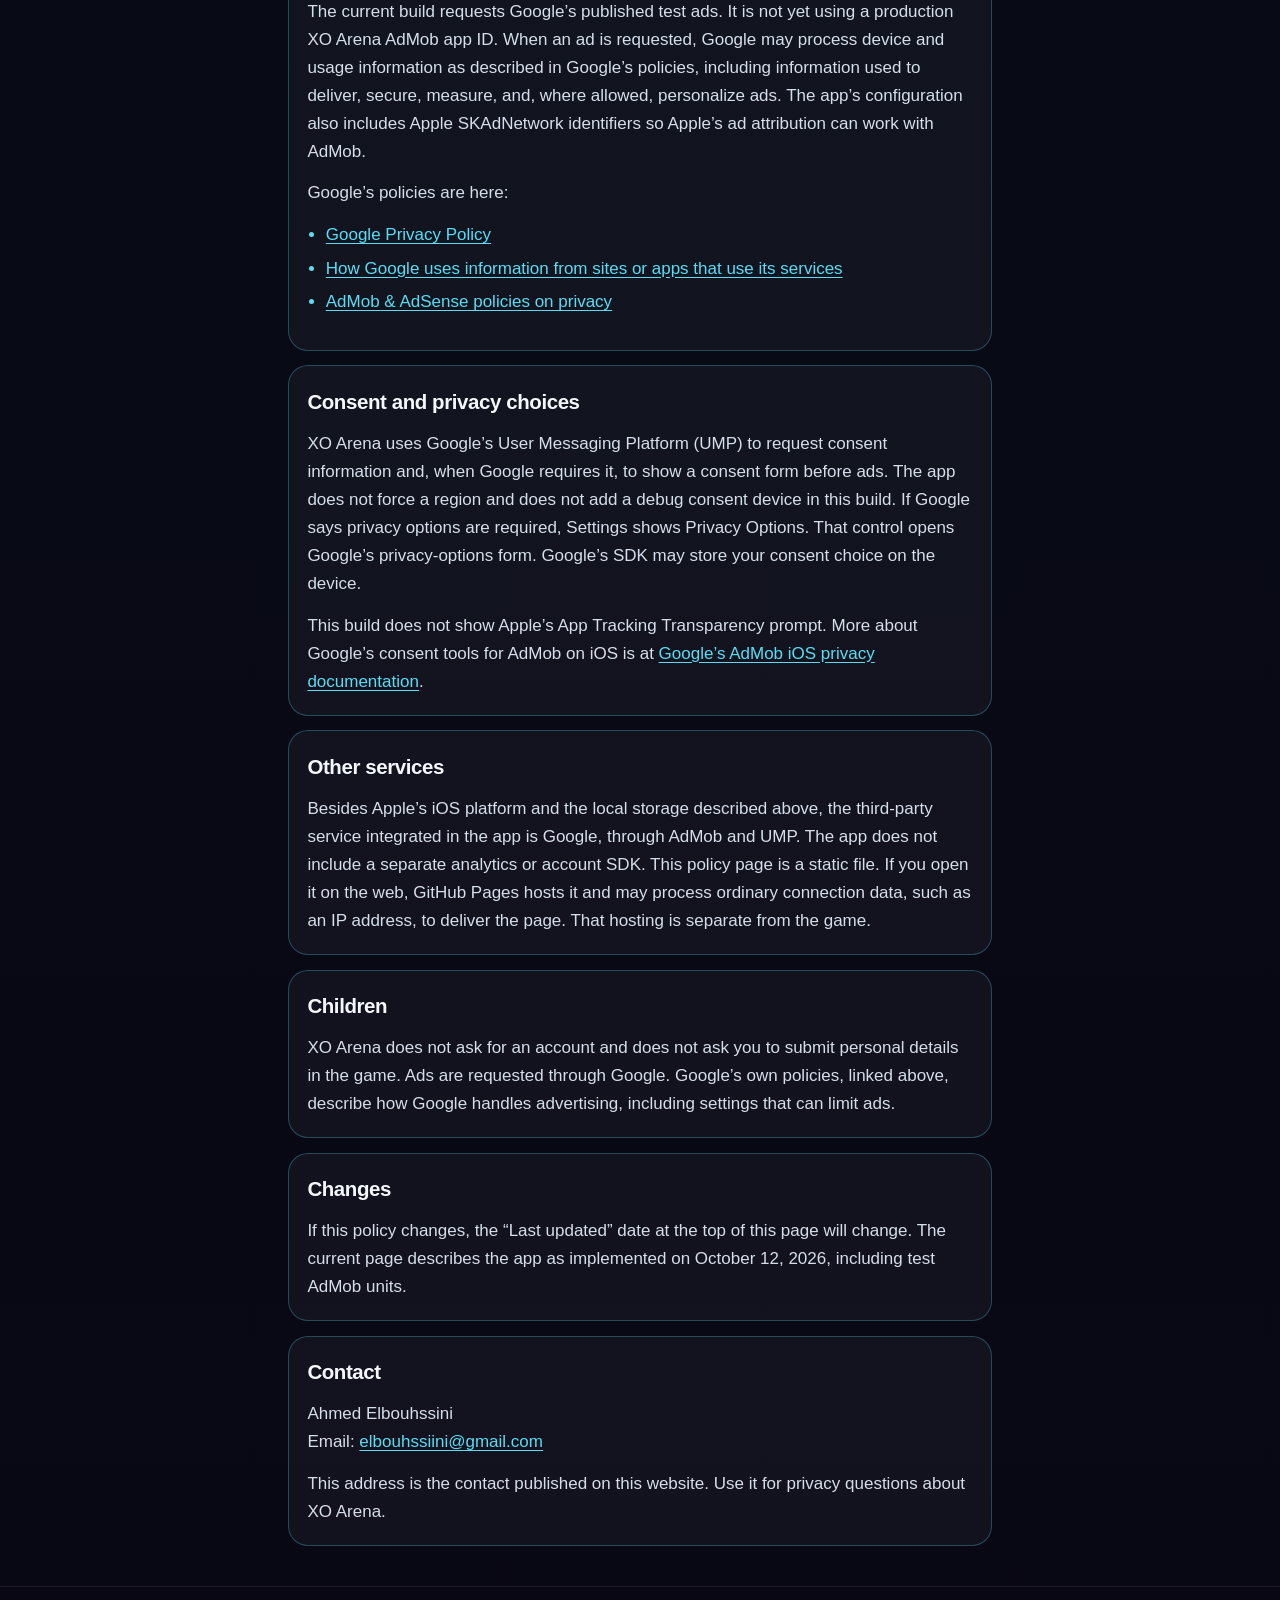
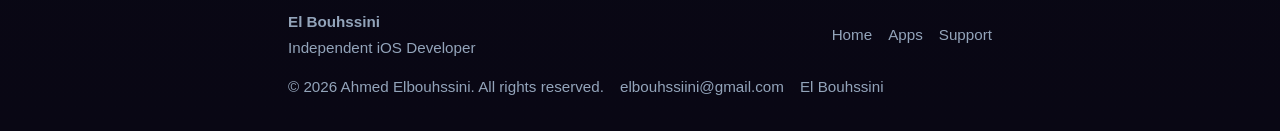
<file: xo-arena-privacy-policy.html>
<!DOCTYPE html>
<html lang="en">

<head>
    <meta charset="UTF-8">
    <meta name="viewport" content="width=device-width, initial-scale=1.0">
    <title>XO Arena Privacy Policy | Ahmed Elbouhssini</title>
    <meta name="description"
        content="Privacy Policy for the XO Arena iOS app. Describes Google AdMob, UMP consent, and data stored on the device.">
    <meta name="author" content="Ahmed Elbouhssini">
    <meta name="theme-color" content="#070b16">
    <meta name="robots" content="index, follow">
    <link rel="canonical" href="https://elbouhssiini-a11y.github.io/xo-arena-privacy-policy.html">
    <link rel="icon" href="favicon.svg" type="image/svg+xml">
    <link rel="icon" href="favicon.ico" sizes="any">
    <style>
        :root {
            --navy: #070b16;
            --navy-2: #10182c;
            --ink: #f4f8fc;
            --body: #d5deea;
            --muted: #93a4ba;
            --cyan: #5adcf3;
            --purple: #b07bff;
            --line: rgba(90, 220, 243, 0.28);
            --card: rgba(255, 255, 255, 0.045);
            --max: 44rem;
        }

        * { box-sizing: border-box; }

        html { scroll-behavior: smooth; }

        body {
            margin: 0;
            min-height: 100vh;
            color: var(--body);
            font-family: -apple-system, BlinkMacSystemFont, "Segoe UI", sans-serif;
            font-size: 1.0625rem;
            line-height: 1.65;
            background:
                radial-gradient(42rem 24rem at 0% -10%, rgba(90, 220, 243, 0.16), transparent 60%),
                radial-gradient(36rem 22rem at 100% 0%, rgba(176, 123, 255, 0.16), transparent 55%),
                linear-gradient(180deg, #0c1428 0%, var(--navy) 42%, #090714 100%);
        }

        a { color: var(--cyan); text-underline-offset: 0.18em; }

        a:hover { color: #dff8ff; }

        a:focus-visible,
        .skip-link:focus {
            outline: 2px solid var(--cyan);
            outline-offset: 3px;
        }

        .skip-link {
            position: absolute;
            left: 1rem;
            top: 0;
            transform: translateY(-120%);
            background: var(--ink);
            color: var(--navy);
            padding: 0.6rem 0.9rem;
            border-radius: 999px;
            font-weight: 700;
            z-index: 5;
        }

        .skip-link:focus { transform: translateY(0.8rem); }

        .wrap {
            width: min(var(--max), calc(100% - 2rem));
            margin-inline: auto;
        }

        .topbar {
            display: flex;
            align-items: center;
            justify-content: space-between;
            gap: 1rem;
            padding: 1.1rem 0 0.4rem;
        }

        .brand {
            color: var(--ink);
            font-weight: 800;
            letter-spacing: 0.04em;
            text-decoration: none;
            text-transform: uppercase;
            font-size: 0.92rem;
        }

        .nav {
            display: flex;
            flex-wrap: wrap;
            gap: 0.85rem 1.1rem;
            margin: 0;
            padding: 0;
            list-style: none;
        }

        .nav a {
            color: var(--muted);
            text-decoration: none;
            font-size: 0.95rem;
            font-weight: 650;
        }

        .nav a:hover { color: var(--ink); }

        .hero {
            padding: 2.4rem 0 1.2rem;
        }

        .mark {
            width: 3.4rem;
            height: 3.4rem;
            display: grid;
            place-items: center;
            border-radius: 1rem;
            color: var(--ink);
            font-weight: 800;
            background:
                linear-gradient(135deg, rgba(90, 220, 243, 0.2), rgba(176, 123, 255, 0.2));
            box-shadow: inset 0 0 0 1px var(--line);
            margin-bottom: 1rem;
        }

        h1 {
            margin: 0 0 0.55rem;
            color: var(--ink);
            font-size: clamp(2rem, 6vw, 3.1rem);
            line-height: 1.1;
            letter-spacing: -0.03em;
        }

        .lede {
            margin: 0;
            max-width: 36rem;
            color: var(--body);
            font-size: 1.12rem;
        }

        .updated {
            display: inline-block;
            margin-top: 1.1rem;
            color: var(--cyan);
            font-weight: 700;
            font-size: 0.95rem;
        }

        .panel {
            display: grid;
            gap: 0.9rem;
            padding-bottom: 2.5rem;
        }

        article {
            background: var(--card);
            border: 1px solid var(--line);
            border-radius: 1.25rem;
            padding: 1.15rem 1.15rem 1.2rem;
        }

        h2 {
            margin: 0 0 0.7rem;
            color: var(--ink);
            font-size: 1.28rem;
            letter-spacing: -0.02em;
        }

        p { margin: 0 0 0.85rem; }

        p:last-child { margin-bottom: 0; }

        ul {
            margin: 0 0 0.9rem;
            padding-left: 1.15rem;
        }

        li { margin: 0.35rem 0; }

        li::marker { color: var(--cyan); }

        .footer {
            border-top: 1px solid rgba(255, 255, 255, 0.08);
            padding: 1.4rem 0 2rem;
            color: var(--muted);
            font-size: 0.95rem;
        }

        .footer-row {
            display: flex;
            flex-wrap: wrap;
            gap: 0.7rem 1.2rem;
            align-items: center;
            justify-content: space-between;
        }

        .footer nav {
            display: flex;
            flex-wrap: wrap;
            gap: 0.8rem 1rem;
        }

        .footer a { color: var(--muted); text-decoration: none; }

        .footer a:hover { color: var(--cyan); }

        .meta {
            display: flex;
            flex-wrap: wrap;
            gap: 0.55rem 1rem;
            margin-top: 0.9rem;
        }

        @media (max-width: 640px) {
            .topbar { align-items: flex-start; flex-direction: column; }
            article { padding: 1rem; }
        }

        @media (prefers-reduced-motion: reduce) {
            html { scroll-behavior: auto; }
        }
    </style>
</head>

<body>
    <a class="skip-link" href="#main">Skip to content</a>

    <header class="wrap">
        <div class="topbar">
            <a class="brand" href="index.html">El Bouhssini</a>
            <nav aria-label="Primary">
                <ul class="nav">
                    <li><a href="index.html">Home</a></li>
                    <li><a href="apps.html">Apps</a></li>
                    <li><a href="https://sites.google.com/view/elbouhssini-apps-hub/home" target="_blank" rel="noopener noreferrer">Support</a></li>
                </ul>
            </nav>
        </div>
        <div class="hero">
            <div class="mark" aria-hidden="true">XO</div>
            <h1>XO Arena Privacy Policy</h1>
            <p class="lede">How the XO Arena app handles information on your device.</p>
            <p class="updated">Last updated: October 12, 2026</p>
        </div>
    </header>

    <main id="main" class="wrap panel">
        <article>
            <p>
                This policy applies only to the iOS app XO Arena, developed by Ahmed Elbouhssini.
                It does not replace the privacy policy for this website, or the privacy policies of any other app.
            </p>
        </article>

        <article>
            <h2>The app</h2>
            <p>
                XO Arena is a tic-tac-toe game. You can play against another person, against the computer, or through a campaign.
                The app does not ask you to create an account, and it does not ask you to type your name, email, or other contact details into the game.
                Ahmed Elbouhssini does not run a server that receives your game progress.
            </p>
        </article>

        <article>
            <h2>Information stored on your device</h2>
            <p>
                XO Arena saves the following in the app’s local storage on your device (Apple’s UserDefaults).
                This information stays on the device. It is not uploaded to a developer server.
            </p>
            <ul>
                <li>Coin balance.</li>
                <li>Shop items you own. These are cosmetic labels stored for the shop. They do not change the rules of a match.</li>
                <li>Campaign progress, including the highest unlocked level and stars earned on completed levels.</li>
                <li>Match statistics, such as games played, wins, and draws.</li>
                <li>Preferences: computer difficulty, preferred mark (X or O), and whether sound effects are on.</li>
                <li>A count of recent normal matches, used only to decide when a full-screen ad may be shown.</li>
            </ul>
            <p>
                Settings includes Reset Statistics. After you confirm, that action deletes the match statistics stored on the device.
                It does not delete coins, owned shop items, campaign progress, sound, difficulty, or your preferred mark.
                Deleting the app from the device removes the app’s local storage with it.
            </p>
            <p>
                The shop spends coins that were saved on the device. The current app does not use Apple In-App Purchase,
                and it does not send a purchase to Apple or to a developer server.
            </p>
        </article>

        <article>
            <h2>Google AdMob</h2>
            <p>
                XO Arena uses the Google Mobile Ads SDK to show ads from Google AdMob.
                The formats built into the app are a banner on the home screen, an app-open ad, a full-screen interstitial after some finished normal matches, and a rewarded ad that can retry a failed campaign level.
                A rewarded ad does not add coins.
            </p>
            <p>
                The current build requests Google’s published test ads. It is not yet using a production XO Arena AdMob app ID.
                When an ad is requested, Google may process device and usage information as described in Google’s policies, including information used to deliver, secure, measure, and, where allowed, personalize ads.
                The app’s configuration also includes Apple SKAdNetwork identifiers so Apple’s ad attribution can work with AdMob.
            </p>
            <p>
                Google’s policies are here:
            </p>
            <ul>
                <li><a href="https://policies.google.com/privacy">Google Privacy Policy</a></li>
                <li><a href="https://policies.google.com/technologies/partner-sites">How Google uses information from sites or apps that use its services</a></li>
                <li><a href="https://support.google.com/admob/answer/6128543">AdMob &amp; AdSense policies on privacy</a></li>
            </ul>
        </article>

        <article>
            <h2>Consent and privacy choices</h2>
            <p>
                XO Arena uses Google’s User Messaging Platform (UMP) to request consent information and, when Google requires it, to show a consent form before ads.
                The app does not force a region and does not add a debug consent device in this build.
                If Google says privacy options are required, Settings shows Privacy Options. That control opens Google’s privacy-options form.
                Google’s SDK may store your consent choice on the device.
            </p>
            <p>
                This build does not show Apple’s App Tracking Transparency prompt.
                More about Google’s consent tools for AdMob on iOS is at
                <a href="https://developers.google.com/admob/ios/privacy">Google’s AdMob iOS privacy documentation</a>.
            </p>
        </article>

        <article>
            <h2>Other services</h2>
            <p>
                Besides Apple’s iOS platform and the local storage described above, the third-party service integrated in the app is Google, through AdMob and UMP.
                The app does not include a separate analytics or account SDK.
                This policy page is a static file. If you open it on the web, GitHub Pages hosts it and may process ordinary connection data, such as an IP address, to deliver the page. That hosting is separate from the game.
            </p>
        </article>

        <article>
            <h2>Children</h2>
            <p>
                XO Arena does not ask for an account and does not ask you to submit personal details in the game.
                Ads are requested through Google. Google’s own policies, linked above, describe how Google handles advertising, including settings that can limit ads.
            </p>
        </article>

        <article>
            <h2>Changes</h2>
            <p>
                If this policy changes, the “Last updated” date at the top of this page will change.
                The current page describes the app as implemented on October 12, 2026, including test AdMob units.
            </p>
        </article>

        <article>
            <h2>Contact</h2>
            <p>
                Ahmed Elbouhssini<br>
                Email: <a href="mailto:elbouhssiini@gmail.com">elbouhssiini@gmail.com</a>
            </p>
            <p>
                This address is the contact published on this website. Use it for privacy questions about XO Arena.
            </p>
        </article>
    </main>

    <footer class="footer">
        <div class="wrap">
            <div class="footer-row">
                <div>
                    <strong>El Bouhssini</strong><br>
                    Independent iOS Developer
                </div>
                <nav aria-label="Footer">
                    <a href="index.html">Home</a>
                    <a href="apps.html">Apps</a>
                    <a href="https://sites.google.com/view/elbouhssini-apps-hub/home" target="_blank" rel="noopener noreferrer">Support</a>
                </nav>
            </div>
            <div class="meta">
                <span>&copy; 2026 Ahmed Elbouhssini. All rights reserved.</span>
                <a href="mailto:elbouhssiini@gmail.com">elbouhssiini@gmail.com</a>
                <a href="https://elbouhssiini-a11y.github.io">El Bouhssini</a>
            </div>
        </div>
    </footer>
</body>

</html>
</file>
<file: style.css>
/* Apple-inspired portfolio. Shared by the homepage and inner pages. */

:root,
html[data-theme="light"] {
  color-scheme: light;
  --bg: #f5f5f7;
  --bg-elevated: #ffffff;
  --bg-soft: #fbfbfd;
  --text: #1d1d1f;
  --text-secondary: #6e6e73;
  --text-tertiary: #86868b;
  --border: rgba(0, 0, 0, 0.08);
  --line: rgba(0, 0, 0, 0.14);
  --blue: #0071e3;
  --blue-hover: #0077ed;
  --blue-soft: rgba(0, 113, 227, 0.08);
  --shadow: 0 1px 2px rgba(0, 0, 0, 0.04), 0 10px 28px rgba(0, 0, 0, 0.04);
  --shadow-hover: 0 8px 24px rgba(0, 0, 0, 0.06);
  --nav-bg: rgba(255, 255, 255, 0.84);
  --nav-bg-scrolled: rgba(255, 255, 255, 0.94);
  --nav-bg-mobile: #ffffff;
  --control-hover: rgba(0, 0, 0, 0.04);
  --chip-muted-bg: #f0f0f2;
  --hero-accent: linear-gradient(90deg, #1d1d1f 0%, #3a3a3c 50%, #0071e3 100%);
  --hero-glow: radial-gradient(ellipse at center, rgba(0, 113, 227, 0.16), transparent 68%);
  --icon-glow: radial-gradient(circle, rgba(10, 132, 255, 0.42), transparent 68%);
  --featured-visual:
    radial-gradient(circle at 50% 46%, rgba(10, 132, 255, 0.28), transparent 42%),
    radial-gradient(circle at 50% 70%, rgba(255, 255, 255, 0.05), transparent 46%),
    linear-gradient(165deg, #1a1a1c 0%, #0b0b0c 72%);
  --btn-primary-shadow: 0 1px 1px rgba(0, 113, 227, 0.18);
  --btn-primary-shadow-hover: 0 8px 20px rgba(0, 113, 227, 0.22);
  --btn-primary-shadow-active: 0 1px 2px rgba(0, 113, 227, 0.2);
  --shadow-card-hover: 0 12px 32px rgba(0, 0, 0, 0.08);
  --theme-select-bg: rgba(255, 255, 255, 0.85);
  --header-scrolled-shadow: 0 1px 0 rgba(0, 0, 0, 0.04);
  --hero-badge-shadow: 0 1px 2px rgba(0, 0, 0, 0.04);
  --icon-shadow:
    0 0 0 1px rgba(255, 255, 255, 0.08),
    0 24px 50px rgba(0, 0, 0, 0.45);
  --app-icon-shadow: 0 1px 2px rgba(0, 0, 0, 0.06), 0 10px 24px rgba(0, 0, 0, 0.08);
  --chip-text: #0071e3;
  --stage: #0b0b0c;
  --ambient-a: rgba(0, 113, 227, 0.55);
  --ambient-b: rgba(120, 190, 255, 0.42);
  --ambient-c: rgba(0, 113, 227, 0.28);
  --dot: rgba(0, 113, 227, 0.72);
  --dot-ring: rgba(0, 113, 227, 0.28);
  --radius: 24px;
  --radius-sm: 14px;
  --radius-icon: 22%;
  --nav-h: 64px;
  --max: 1160px;
  --space: 24px;
  --ease: cubic-bezier(0.25, 0.1, 0.25, 1);
  --ease-out: cubic-bezier(0.16, 1, 0.3, 1);
  --duration: 0.28s;
  --theme-duration: 0.25s;
  --font: -apple-system, BlinkMacSystemFont, "SF Pro Display", "SF Pro Text",
    "Helvetica Neue", Helvetica, Arial, sans-serif;
}

html[data-theme="dark"] {
  color-scheme: dark;
  --bg: #0b0b0c;
  --bg-elevated: #161618;
  --bg-soft: #101012;
  --text: #f5f5f7;
  --text-secondary: #a1a1a6;
  --text-tertiary: #8e8e93;
  --border: rgba(255, 255, 255, 0.1);
  --line: rgba(255, 255, 255, 0.16);
  --blue: #0a84ff;
  --blue-hover: #409cff;
  --blue-soft: rgba(10, 132, 255, 0.16);
  --shadow: 0 1px 0 rgba(255, 255, 255, 0.04), 0 12px 32px rgba(0, 0, 0, 0.35);
  --shadow-hover: 0 16px 36px rgba(0, 0, 0, 0.45);
  --nav-bg: rgba(28, 28, 30, 0.88);
  --nav-bg-scrolled: rgba(22, 22, 24, 0.94);
  --nav-bg-mobile: #161618;
  --control-hover: rgba(255, 255, 255, 0.06);
  --chip-muted-bg: #2c2c2e;
  --hero-accent: linear-gradient(90deg, #f5f5f7 0%, #d2d2d7 45%, #0a84ff 100%);
  --hero-glow: radial-gradient(ellipse at center, rgba(10, 132, 255, 0.2), transparent 68%);
  --icon-glow: radial-gradient(circle, rgba(10, 132, 255, 0.45), transparent 68%);
  --featured-visual:
    radial-gradient(circle at 50% 46%, rgba(10, 132, 255, 0.32), transparent 42%),
    radial-gradient(circle at 50% 72%, rgba(255, 255, 255, 0.04), transparent 46%),
    linear-gradient(165deg, #141416 0%, #070708 72%);
  --btn-primary-shadow: 0 1px 2px rgba(0, 0, 0, 0.35);
  --btn-primary-shadow-hover: 0 8px 22px rgba(10, 132, 255, 0.28);
  --btn-primary-shadow-active: 0 1px 2px rgba(0, 0, 0, 0.4);
  --shadow-card-hover: 0 16px 40px rgba(0, 0, 0, 0.45);
  --theme-select-bg: rgba(28, 28, 30, 0.92);
  --header-scrolled-shadow: 0 1px 0 rgba(255, 255, 255, 0.06);
  --hero-badge-shadow: 0 1px 2px rgba(0, 0, 0, 0.45);
  --icon-shadow:
    0 0 0 1px rgba(255, 255, 255, 0.1),
    0 24px 50px rgba(0, 0, 0, 0.55);
  --app-icon-shadow: 0 2px 8px rgba(0, 0, 0, 0.4), 0 12px 28px rgba(0, 0, 0, 0.4);
  --chip-text: #64b4ff;
  --stage: #070708;
  --ambient-a: rgba(10, 132, 255, 0.5);
  --ambient-b: rgba(90, 170, 255, 0.32);
  --ambient-c: rgba(10, 132, 255, 0.2);
  --dot: rgba(140, 196, 255, 0.85);
  --dot-ring: rgba(10, 132, 255, 0.45);
}

*,
*::before,
*::after {
  margin: 0;
  padding: 0;
  box-sizing: border-box;
}

html {
  scroll-behavior: smooth;
  scroll-padding-top: 84px;
  -webkit-text-size-adjust: 100%;
}

html:has(.ambient) {
  background-color: var(--bg);
  transition: background-color var(--theme-duration) var(--ease);
}

body {
  font-family: var(--font);
  background: var(--bg);
  color: var(--text);
  line-height: 1.5;
  font-weight: 400;
  letter-spacing: -0.022em;
  -webkit-font-smoothing: antialiased;
  -moz-osx-font-smoothing: grayscale;
  overflow-x: clip;
  transition:
    background-color var(--theme-duration) var(--ease),
    color var(--theme-duration) var(--ease);
}

body:has(.ambient) {
  background-color: transparent;
  position: relative;
  z-index: 0;
}

body:has(.ambient) > main,
body:has(.ambient) > .site-footer {
  position: relative;
  z-index: 1;
}

.ambient {
  position: fixed;
  inset: 0;
  z-index: 0;
  overflow: hidden;
  pointer-events: none;
  background:
    radial-gradient(ellipse 80% 50% at 8% -8%, var(--ambient-a), transparent 58%),
    radial-gradient(ellipse 60% 45% at 100% 8%, var(--ambient-b), transparent 52%);
}

.ambient-orb {
  position: absolute;
  display: block;
  border-radius: 50%;
  filter: blur(48px);
}

.ambient-orb-a {
  width: min(62vw, 760px);
  height: min(62vw, 760px);
  top: -18vh;
  left: -12vw;
  background: radial-gradient(circle, var(--ambient-a) 0%, transparent 68%);
  animation: ambient-drift-a 22s ease-in-out infinite;
}

.ambient-orb-b {
  width: min(52vw, 640px);
  height: min(52vw, 640px);
  top: 18vh;
  right: -14vw;
  background: radial-gradient(circle, var(--ambient-b) 0%, transparent 68%);
  animation: ambient-drift-b 28s ease-in-out infinite;
}

.ambient-orb-c {
  width: min(46vw, 560px);
  height: min(46vw, 560px);
  bottom: 8vh;
  left: 18vw;
  background: radial-gradient(circle, var(--ambient-c) 0%, transparent 70%);
  animation: ambient-drift-c 34s ease-in-out infinite;
}

@keyframes ambient-drift-a {
  0%,
  100% { transform: translate3d(0, 0, 0); }
  50% { transform: translate3d(64px, 48px, 0); }
}

@keyframes ambient-drift-b {
  0%,
  100% { transform: translate3d(0, 0, 0); }
  50% { transform: translate3d(-72px, 36px, 0); }
}

@keyframes ambient-drift-c {
  0%,
  100% { transform: translate3d(0, 0, 0); }
  50% { transform: translate3d(40px, -56px, 0); }
}

.ambient-dots {
  position: absolute;
  inset: 0;
}

.ambient-dots span {
  position: absolute;
  display: block;
  border-radius: 50%;
  background: var(--dot);
  box-shadow: 0 0 0 1px var(--dot-ring);
  animation: dot-drift var(--dur, 16s) ease-in-out infinite;
  animation-delay: var(--delay, 0s);
}

@keyframes dot-drift {
  0%,
  100% { transform: translate3d(0, 0, 0); }
  50% { transform: translate3d(var(--dx), var(--dy), 0); }
}

.ambient-dots span:nth-child(1)  { width: 7px;  height: 7px;  top: 18%; left: 8%;  --dx: 36px;  --dy: -90px; --dur: 14s; --delay: -2s; }
.ambient-dots span:nth-child(2)  { width: 5px;  height: 5px;  top: 28%; left: 22%; --dx: -28px; --dy: -70px; --dur: 18s; --delay: -6s; }
.ambient-dots span:nth-child(3)  { width: 9px;  height: 9px;  top: 14%; left: 46%; --dx: 48px;  --dy: 80px;  --dur: 16s; --delay: -1s; }
.ambient-dots span:nth-child(4)  { width: 6px;  height: 6px;  top: 22%; left: 68%; --dx: -40px; --dy: -60px; --dur: 20s; --delay: -8s; }
.ambient-dots span:nth-child(5)  { width: 8px;  height: 8px;  top: 36%; left: 84%; --dx: -56px; --dy: 74px;  --dur: 15s; --delay: -4s; }
.ambient-dots span:nth-child(6)  { width: 4px;  height: 4px;  top: 48%; left: 14%; --dx: 30px;  --dy: -84px; --dur: 17s; --delay: -9s; }
.ambient-dots span:nth-child(7)  { width: 10px; height: 10px; top: 58%; left: 32%; --dx: 44px;  --dy: -66px; --dur: 19s; --delay: -3s; }
.ambient-dots span:nth-child(8)  { width: 5px;  height: 5px;  top: 64%; left: 54%; --dx: -24px; --dy: 90px;  --dur: 13s; --delay: -7s; }
.ambient-dots span:nth-child(9)  { width: 7px;  height: 7px;  top: 72%; left: 76%; --dx: -46px; --dy: -72px; --dur: 21s; --delay: -5s; }
.ambient-dots span:nth-child(10) { width: 6px;  height: 6px;  top: 82%; left: 12%; --dx: 52px;  --dy: -48px; --dur: 16s; --delay: -11s; }
.ambient-dots span:nth-child(11) { width: 8px;  height: 8px;  top: 88%; left: 42%; --dx: -34px; --dy: -88px; --dur: 18s; --delay: -2s; }
.ambient-dots span:nth-child(12) { width: 4px;  height: 4px;  top: 44%; left: 90%; --dx: -60px; --dy: -40px; --dur: 15s; --delay: -10s; }
.ambient-dots span:nth-child(13) { width: 9px;  height: 9px;  top: 8%;  left: 78%; --dx: 24px;  --dy: 96px;  --dur: 22s; --delay: -6s; }
.ambient-dots span:nth-child(14) { width: 5px;  height: 5px;  top: 52%; left: 62%; --dx: 38px;  --dy: -54px; --dur: 14s; --delay: -8s; }
.ambient-dots span:nth-child(15) { width: 7px;  height: 7px;  top: 76%; left: 92%; --dx: -42px; --dy: -78px; --dur: 19s; --delay: -1s; }
.ambient-dots span:nth-child(16) { width: 6px;  height: 6px;  top: 32%; left: 38%; --dx: 20px;  --dy: 70px;  --dur: 17s; --delay: -12s; }

::selection {
  background: var(--blue-soft);
  color: var(--text);
}

img {
  max-width: 100%;
  display: block;
}

a {
  color: var(--blue);
  text-decoration: none;
  transition: color var(--duration) var(--ease);
}

a:hover {
  color: var(--blue-hover);
}

:focus-visible {
  outline: 2px solid var(--blue);
  outline-offset: 3px;
  border-radius: 6px;
}

.skip-link {
  position: absolute;
  left: -999px;
  top: 0;
  background: var(--blue);
  color: #fff;
  padding: 0.75rem 1rem;
  z-index: 1000;
  border-radius: 0 0 8px 0;
}

.skip-link:focus {
  left: 0;
  color: #fff;
}

.visually-hidden {
  position: absolute;
  width: 1px;
  height: 1px;
  padding: 0;
  margin: -1px;
  overflow: hidden;
  clip: rect(0, 0, 0, 0);
  white-space: nowrap;
  border: 0;
}

/* ——— Nav ——— */
.site-header {
  position: sticky;
  top: 0;
  z-index: 100;
  height: var(--nav-h);
  background: var(--nav-bg);
  backdrop-filter: saturate(180%) blur(20px);
  -webkit-backdrop-filter: saturate(180%) blur(20px);
  border-bottom: 1px solid var(--border);
  transition:
    border-color var(--duration) var(--ease),
    background var(--theme-duration) var(--ease),
    box-shadow var(--duration) var(--ease);
}

.site-header.is-scrolled {
  background: var(--nav-bg-scrolled);
  border-bottom-color: var(--border);
  box-shadow: var(--header-scrolled-shadow);
}

.nav {
  max-width: var(--max);
  margin: 0 auto;
  height: 100%;
  padding-left: max(var(--space), env(safe-area-inset-left));
  padding-right: max(var(--space), env(safe-area-inset-right));
  display: flex;
  align-items: center;
  justify-content: space-between;
  gap: 1rem;
}

.nav-right {
  display: flex;
  align-items: center;
  gap: 8px;
}

.logo {
  font-size: 19px;
  font-weight: 650;
  letter-spacing: -0.022em;
  line-height: 1;
  color: var(--text);
  text-decoration: none;
  white-space: nowrap;
  transition: opacity var(--duration) var(--ease);
}

.logo:hover {
  color: var(--text);
  opacity: 0.62;
}

.nav-links {
  display: flex;
  align-items: center;
  gap: 4px;
  list-style: none;
  margin-right: 8px;
}

.nav-links a {
  position: relative;
  display: inline-flex;
  align-items: center;
  min-height: 36px;
  padding: 6px 12px;
  font-size: 14px;
  font-weight: 400;
  letter-spacing: -0.015em;
  color: var(--text-secondary);
  text-decoration: none;
  border-radius: 980px;
  transition:
    color var(--duration) var(--ease),
    background-color var(--duration) var(--ease);
}

.nav-links a:hover {
  color: var(--text);
  background: var(--control-hover);
}

.nav-links a[aria-current="page"] {
  color: var(--text);
}

.nav-links a[aria-current="page"]::after {
  content: "";
  position: absolute;
  left: 12px;
  right: 12px;
  bottom: 4px;
  height: 1px;
  border-radius: 2px;
  background: var(--blue);
}

.nav-toggle {
  display: none;
  width: 44px;
  height: 44px;
  border: 0;
  background: transparent;
  cursor: pointer;
  border-radius: 12px;
  align-items: center;
  justify-content: center;
  flex-direction: column;
  gap: 5px;
}

.nav-toggle:hover {
  background: var(--control-hover);
}

.nav-toggle span {
  display: block;
  width: 18px;
  height: 1.5px;
  background: var(--text);
  border-radius: 2px;
  transition: transform var(--duration) var(--ease), opacity 0.2s;
}

.nav-toggle[aria-expanded="true"] span:nth-child(1) {
  transform: translateY(6.5px) rotate(45deg);
}

.nav-toggle[aria-expanded="true"] span:nth-child(2) {
  opacity: 0;
}

.nav-toggle[aria-expanded="true"] span:nth-child(3) {
  transform: translateY(-6.5px) rotate(-45deg);
}

.theme-switch {
  display: flex;
  align-items: center;
}

.theme-select {
  appearance: none;
  -webkit-appearance: none;
  min-height: 34px;
  padding: 6px 28px 6px 12px;
  border-radius: 980px;
  border: 1px solid var(--border);
  background-color: var(--theme-select-bg);
  background-image: url("data:image/svg+xml,%3Csvg xmlns='http://www.w3.org/2000/svg' width='12' height='12' viewBox='0 0 12 12'%3E%3Cpath fill='%236e6e73' d='M3 4.5L6 7.5L9 4.5'/%3E%3C/svg%3E");
  background-repeat: no-repeat;
  background-position: right 10px center;
  color: var(--text-secondary);
  font: inherit;
  font-size: 12px;
  font-weight: 500;
  letter-spacing: -0.01em;
  cursor: pointer;
  transition:
    background-color var(--theme-duration) var(--ease),
    border-color var(--duration) var(--ease),
    color var(--duration) var(--ease);
}

html[data-theme="dark"] .theme-select {
  background-image: url("data:image/svg+xml,%3Csvg xmlns='http://www.w3.org/2000/svg' width='12' height='12' viewBox='0 0 12 12'%3E%3Cpath fill='%23a1a1a6' d='M3 4.5L6 7.5L9 4.5'/%3E%3C/svg%3E");
}

.theme-select:hover {
  color: var(--text);
  border-color: var(--line);
}

.theme-select:focus-visible {
  outline: 2px solid var(--blue);
  outline-offset: 3px;
}

/* ——— Layout ——— */
.container {
  max-width: var(--max);
  margin: 0 auto;
  padding-left: max(var(--space), env(safe-area-inset-left));
  padding-right: max(var(--space), env(safe-area-inset-right));
}

.section {
  padding: 112px 0;
}

.section-tight {
  padding: 72px 0 96px;
}

.section-kicker,
.section-label {
  display: block;
  font-size: 12px;
  font-weight: 600;
  letter-spacing: 0.16em;
  text-transform: uppercase;
  color: var(--text-secondary);
  margin-bottom: 18px;
}

.section-title {
  font-size: clamp(40px, 5vw, 64px);
  font-weight: 600;
  letter-spacing: -0.045em;
  line-height: 1.05;
  text-wrap: balance;
  margin-bottom: 18px;
}

.section-lead {
  font-size: clamp(17px, 2vw, 20px);
  color: var(--text-secondary);
  max-width: 38rem;
  letter-spacing: -0.02em;
  line-height: 1.5;
}

.section-intro {
  max-width: 40rem;
  margin-bottom: 56px;
}

.section-head {
  text-align: center;
  margin-bottom: 48px;
}

.section-head .section-lead {
  margin: 0 auto;
}

/* ——— Hero ——— */
.hero {
  position: relative;
  padding: 128px 0 72px;
  overflow: hidden;
}

.hero::before {
  content: "";
  position: absolute;
  width: min(720px, 90vw);
  height: 420px;
  left: max(-40px, calc(50vw - 760px));
  top: -80px;
  background: var(--hero-glow);
  pointer-events: none;
  z-index: 0;
}

.hero-inner {
  position: relative;
  z-index: 1;
  max-width: var(--max);
  margin: 0 auto;
  padding-left: max(var(--space), env(safe-area-inset-left));
  padding-right: max(var(--space), env(safe-area-inset-right));
}

.hero-eyebrow,
.hero-badge {
  display: inline-flex;
  align-items: center;
  margin-bottom: 22px;
  font-size: 15px;
  font-weight: 500;
  letter-spacing: -0.01em;
  color: var(--text-secondary);
}

.hero h1 {
  max-width: min(100%, 10.6em);
  font-size: clamp(48px, 8.2vw, 104px);
  font-weight: 600;
  line-height: 1.02;
  letter-spacing: -0.055em;
  text-wrap: balance;
  margin-bottom: 28px;
}

.hero-copy {
  max-width: 34rem;
  font-size: clamp(17px, 2vw, 21px);
  line-height: 1.45;
  color: var(--text-secondary);
  letter-spacing: -0.022em;
}

.hero-actions {
  margin-top: 36px;
  display: flex;
  align-items: center;
  gap: 12px;
  flex-wrap: wrap;
}

.tech-pills,
.tag-list {
  display: flex;
  flex-wrap: wrap;
  gap: 8px;
  list-style: none;
}

.tech-pills {
  margin-top: 48px;
}

.tech-pills li,
.tag-list li,
.chip {
  display: inline-flex;
  align-items: center;
  min-height: 32px;
  padding: 6px 12px;
  border-radius: 980px;
  border: 1px solid var(--border);
  background: var(--bg-elevated);
  color: var(--text-secondary);
  font-size: 13px;
  font-weight: 500;
  letter-spacing: -0.01em;
}

.chip-muted {
  background: var(--chip-muted-bg);
  color: var(--text-secondary);
}

/* ——— Buttons ——— */
.btn {
  display: inline-flex;
  align-items: center;
  justify-content: center;
  gap: 6px;
  min-height: 48px;
  padding: 12px 22px;
  border-radius: 980px;
  font-size: 16px;
  font-weight: 500;
  letter-spacing: -0.02em;
  text-decoration: none;
  border: 1px solid transparent;
  cursor: pointer;
  transition:
    transform 0.25s var(--ease-out),
    background 0.25s var(--ease),
    box-shadow 0.25s var(--ease),
    border-color 0.25s var(--ease),
    color 0.25s var(--ease);
}

.btn:focus-visible {
  outline-offset: 4px;
}

.btn-primary {
  background: var(--blue);
  color: #fff;
  box-shadow: var(--btn-primary-shadow);
}

.btn-primary:hover {
  background: var(--blue-hover);
  color: #fff;
  transform: translateY(-1px);
  box-shadow: var(--btn-primary-shadow-hover);
}

.btn-primary:active {
  transform: translateY(0) scale(0.98);
  box-shadow: var(--btn-primary-shadow-active);
}

.btn-secondary {
  background: transparent;
  color: var(--text);
  border-color: var(--line);
  min-height: 48px;
  padding: 12px 22px;
}

.btn-secondary:hover {
  color: var(--text);
  background: var(--control-hover);
  border-color: var(--line);
  text-decoration: none;
}

.btn-secondary:active {
  transform: translateY(0) scale(0.98);
}

.btn-ghost {
  background: var(--bg-elevated);
  color: var(--text);
  border-color: var(--border);
}

.btn-ghost:hover {
  color: var(--text);
  background: var(--bg-elevated);
  box-shadow: var(--shadow);
  transform: translateY(-1px);
}

.btn-ghost:active {
  transform: translateY(0) scale(0.98);
}

.arrow-link {
  display: inline-flex;
  align-items: center;
  align-self: flex-start;
  min-height: 44px;
  margin-top: 4px;
  font-size: 15px;
  font-weight: 500;
  letter-spacing: -0.015em;
  color: var(--blue);
}

.arrow-link:hover {
  color: var(--blue-hover);
}

/* ——— Featured ——— */
.featured {
  padding: 0 var(--space) 48px;
}

.featured-card {
  display: grid;
  grid-template-columns: minmax(0, 0.96fr) minmax(0, 1.04fr);
  background: var(--bg-elevated);
  border-radius: 28px;
  overflow: hidden;
  border: 1px solid var(--border);
  box-shadow: var(--shadow);
  min-width: 0;
}

.featured-content {
  padding: clamp(36px, 5vw, 64px);
  display: flex;
  flex-direction: column;
  justify-content: center;
  min-width: 0;
}

.project-kicker,
.featured-kicker {
  font-size: 12px;
  font-weight: 600;
  letter-spacing: 0.14em;
  text-transform: uppercase;
  color: var(--text-secondary);
  margin-bottom: 18px;
}

.featured-content h2,
.featured-content h3 {
  font-size: clamp(36px, 4vw, 52px);
  font-weight: 600;
  letter-spacing: -0.045em;
  line-height: 1.02;
  margin-bottom: 10px;
}

.project-type {
  font-size: 17px;
  font-weight: 500;
  letter-spacing: -0.02em;
  color: var(--text);
  margin-bottom: 16px;
}

.project-copy {
  font-size: 16px;
  font-weight: 400;
  line-height: 1.55;
  letter-spacing: -0.014em;
  color: var(--text-secondary);
  max-width: 36rem;
  margin-bottom: 18px;
}

.featured-content .project-kicker,
.featured-content .project-type {
  margin-bottom: 14px;
}

.featured-content .project-type {
  margin-bottom: 14px;
  color: var(--text);
}

.tag-list {
  margin-bottom: 22px;
}

.featured-meta {
  display: flex;
  flex-wrap: wrap;
  gap: 8px;
  margin-bottom: 28px;
}

.featured-visual {
  position: relative;
  min-height: 460px;
  background: var(--featured-visual);
  display: flex;
  align-items: center;
  justify-content: center;
  overflow: hidden;
}

.featured-visual::before {
  content: "";
  position: absolute;
  width: 320px;
  height: 320px;
  border-radius: 50%;
  background: var(--icon-glow);
  filter: blur(6px);
  pointer-events: none;
}

.app-icon-link {
  display: inline-flex;
  border-radius: var(--radius-icon);
  line-height: 0;
}

.app-icon-link:focus-visible {
  outline: 2px solid var(--blue);
  outline-offset: 4px;
}

.featured-visual .app-icon-link {
  position: relative;
  z-index: 1;
}

.featured-app-icon {
  position: relative;
  z-index: 1;
  width: min(220px, 42vw);
  height: auto;
  aspect-ratio: 1;
  border-radius: var(--radius-icon);
  object-fit: cover;
  box-shadow: var(--icon-shadow);
  transition: transform 0.45s var(--ease-out);
}

.app-icon-link:hover .featured-app-icon,
.app-icon-link:focus-visible .featured-app-icon,
.app-icon-link:hover .case-icon,
.app-icon-link:focus-visible .case-icon {
  transform: scale(1.035);
}

/* ——— Project cards ——— */
.projects-grid {
  display: grid;
  grid-template-columns: repeat(2, minmax(0, 1fr));
  gap: 20px;
  margin-top: 20px;
}

.project-card {
  display: flex;
  flex-direction: column;
  gap: 22px;
  min-width: 0;
  padding: 28px;
  background: var(--bg-elevated);
  border: 1px solid var(--border);
  border-radius: var(--radius);
  box-shadow: var(--shadow);
  transition:
    transform 0.3s var(--ease-out),
    box-shadow 0.3s var(--ease),
    border-color var(--theme-duration) var(--ease),
    background-color var(--theme-duration) var(--ease);
}

.project-card:hover {
  transform: translateY(-4px);
  box-shadow: var(--shadow-hover);
}

.project-icon {
  width: 84px;
  height: 84px;
  border-radius: var(--radius-icon);
  object-fit: cover;
  box-shadow: var(--app-icon-shadow);
  transition: transform 0.45s var(--ease-out);
}

.project-card:hover .project-icon {
  transform: scale(1.04);
}

.project-body {
  display: flex;
  flex-direction: column;
  min-width: 0;
  flex: 1;
}

.project-card h3 {
  font-size: 24px;
  font-weight: 600;
  letter-spacing: -0.03em;
  line-height: 1.15;
  margin-bottom: 8px;
}

.project-card p {
  color: var(--text-secondary);
  font-size: 16px;
  line-height: 1.5;
  letter-spacing: -0.018em;
  margin-bottom: 16px;
}

/* ——— App cards (apps.html) ——— */
.apps-grid {
  display: grid;
  grid-template-columns: repeat(auto-fit, minmax(260px, 1fr));
  gap: 20px;
}

.app-card,
.resource-card,
.featured-card,
.capability,
.contact-panel,
.site-footer,
.hero-badge,
.support-card,
.content-panel {
  transition:
    background-color var(--theme-duration) var(--ease),
    border-color var(--theme-duration) var(--ease),
    box-shadow var(--theme-duration) var(--ease),
    color var(--theme-duration) var(--ease);
}

.app-card {
  position: relative;
  background: var(--bg-elevated);
  border: 1px solid var(--border);
  border-radius: var(--radius);
  padding: 28px;
  box-shadow: var(--shadow);
  overflow: hidden;
  display: flex;
  flex-direction: column;
  min-height: 280px;
  transition:
    background-color var(--theme-duration) var(--ease),
    border-color var(--theme-duration) var(--ease),
    box-shadow 0.3s var(--ease-out),
    color var(--theme-duration) var(--ease),
    transform 0.3s var(--ease-out);
}

.app-card:hover {
  transform: translateY(-4px);
  box-shadow: var(--shadow-card-hover);
}

.app-card:focus-within {
  border-color: var(--blue);
}

.app-icon {
  width: 104px;
  height: 104px;
  border-radius: var(--radius-icon);
  display: block;
  object-fit: cover;
  object-position: center;
  margin-bottom: 20px;
  background: transparent;
  box-shadow: var(--app-icon-shadow);
  transition: transform 0.45s var(--ease-out);
}

.app-card:hover .app-icon {
  transform: scale(1.04);
}

.app-card h3 {
  font-size: 22px;
  font-weight: 600;
  letter-spacing: -0.03em;
  line-height: 1.2;
  margin-bottom: 8px;
}

.app-card p {
  color: var(--text-secondary);
  font-size: 15px;
  line-height: 1.47;
  flex: 1;
  margin-bottom: 22px;
}

.app-card-footer {
  display: flex;
  align-items: center;
  justify-content: space-between;
  flex-wrap: wrap;
  gap: 12px;
  margin-top: auto;
}

.app-card-footer .btn {
  font-size: 15px;
  min-height: 44px;
  padding: 10px 18px;
}

.status {
  font-size: 12px;
  font-weight: 600;
  color: var(--text-tertiary);
  background: var(--chip-muted-bg);
  padding: 6px 10px;
  border-radius: 980px;
}

.app-link {
  font-size: 14px;
  font-weight: 600;
  color: var(--blue);
}

.app-link:hover {
  color: var(--blue-hover);
}

/* ——— Resource cards ——— */
.resources-grid {
  display: grid;
  grid-template-columns: repeat(auto-fit, minmax(240px, 1fr));
  gap: 18px;
  max-width: 420px;
  margin: 0 auto;
}

.resource-card {
  background: var(--bg-elevated);
  border: 1px solid var(--border);
  border-radius: var(--radius);
  padding: 28px 24px;
  text-decoration: none;
  color: inherit;
  display: block;
  height: 100%;
  box-shadow: var(--shadow);
}

.resource-card:hover {
  transform: translateY(-3px);
  box-shadow: var(--shadow-hover);
  color: inherit;
}

.resource-card:focus-visible {
  outline-offset: 4px;
}

.resource-card h3 {
  font-size: 19px;
  font-weight: 600;
  letter-spacing: -0.02em;
  margin-bottom: 8px;
}

.resource-card p {
  font-size: 14px;
  line-height: 1.47;
  color: var(--text-secondary);
  margin-bottom: 16px;
}

.resource-card .more {
  font-size: 14px;
  font-weight: 600;
  color: var(--blue);
}

/* ——— About ——— */
.section-about {
  padding-top: 40px;
}

.about-copy {
  max-width: 44rem;
}

.about-copy p {
  font-size: clamp(17px, 2vw, 19px);
  line-height: 1.55;
  letter-spacing: -0.02em;
  color: var(--text-secondary);
  max-width: 40rem;
}

.about-copy p + p {
  margin-top: 16px;
}

.capability-grid {
  display: grid;
  grid-template-columns: repeat(3, minmax(0, 1fr));
  gap: 16px;
  margin-top: 48px;
}

.capability {
  padding: 24px 22px;
  border-radius: 20px;
  border: 1px solid var(--border);
  background: var(--bg-elevated);
  min-width: 0;
}

.capability h3 {
  font-size: 12px;
  font-weight: 600;
  letter-spacing: 0.12em;
  text-transform: uppercase;
  color: var(--text-secondary);
  margin-bottom: 12px;
}

.capability p {
  font-size: 16px;
  line-height: 1.45;
  letter-spacing: -0.02em;
  color: var(--text);
}

/* ——— Contact ——— */
.section-contact {
  padding-top: 24px;
}

.contact-panel {
  padding: clamp(36px, 6vw, 72px);
  border-radius: 28px;
  border: 1px solid var(--border);
  background: var(--bg-elevated);
  box-shadow: var(--shadow);
}

.contact-panel .section-lead {
  margin-bottom: 0;
}

.contact-actions {
  margin-top: 32px;
}

/* ——— Technology index ——— */
.tech-band {
  padding: 28px 0 96px;
}

.tech-statement {
  max-width: 12em;
  margin-bottom: 48px;
  font-size: clamp(36px, 4.6vw, 56px);
  font-weight: 600;
  letter-spacing: -0.045em;
  line-height: 1.05;
  text-wrap: balance;
}

.tech-index {
  counter-reset: tech;
  list-style: none;
  display: grid;
  grid-template-columns: repeat(3, minmax(0, 1fr));
  border-top: 1px solid var(--border);
}

.tech-index li {
  counter-increment: tech;
  display: flex;
  align-items: baseline;
  gap: 14px;
  min-width: 0;
  padding: 20px 24px 20px 0;
  border-bottom: 1px solid var(--border);
  font-size: 17px;
  font-weight: 500;
  letter-spacing: -0.02em;
  color: var(--text);
}

.tech-index li:nth-child(3n+2),
.tech-index li:nth-child(3n) {
  padding-left: 24px;
}

.tech-index li::before {
  content: counter(tech, decimal-leading-zero);
  flex: 0 0 auto;
  font-size: 12px;
  font-weight: 600;
  letter-spacing: 0.06em;
  color: var(--text-secondary);
  font-variant-numeric: tabular-nums;
}

/* ——— Engineering stack ——— */
.stack-grid {
  display: grid;
  grid-template-columns: 1fr 1fr;
  border-top: 1px solid var(--border);
}

.stack-group {
  min-width: 0;
  padding: 32px 40px 36px 0;
  border-bottom: 1px solid var(--border);
}

.stack-group:nth-child(even) {
  padding-left: 40px;
  border-left: 1px solid var(--border);
}

.stack-group h3 {
  margin-bottom: 18px;
  font-size: 12px;
  font-weight: 600;
  letter-spacing: 0.14em;
  text-transform: uppercase;
  color: var(--text-secondary);
}

.stack-group ul {
  list-style: none;
  display: flex;
  flex-direction: column;
  gap: 8px;
}

.stack-group li {
  font-size: 22px;
  font-weight: 500;
  letter-spacing: -0.03em;
  line-height: 1.25;
}

/* ——— Case studies ——— */
.section-work {
  padding-top: 40px;
}

.work-status {
  margin: 0;
  font-size: 16px;
  line-height: 1.5;
  letter-spacing: -0.014em;
  color: var(--text-secondary);
}

.work-status[hidden] {
  display: none;
}

.study {
  display: flex;
  flex-direction: column;
  gap: 12px;
  max-width: 38rem;
  margin: 0 0 26px;
}

.study-facts {
  display: flex;
  flex-wrap: wrap;
  gap: 6px 18px;
  margin: 0;
}

.study-fact {
  font-size: 13px;
  font-weight: 500;
  letter-spacing: -0.011em;
  color: var(--text);
}

.study-kicker {
  margin-right: 6px;
  font-size: 11px;
  font-weight: 600;
  letter-spacing: 0.12em;
  text-transform: uppercase;
  color: var(--text-tertiary);
}

.study-focus {
  margin: 0;
  font-size: 14px;
  font-weight: 400;
  line-height: 1.5;
  letter-spacing: -0.011em;
  color: var(--text-secondary);
}

.study-focus .study-kicker {
  display: block;
  margin: 0 0 4px;
}

.case-body .study {
  margin: 14px 0 0;
}

.case-meta {
  display: grid;
  grid-template-columns: auto minmax(0, 1fr);
  gap: 18px 36px;
  max-width: 32rem;
  margin: 4px 0 8px;
}

.case-meta div:last-child {
  grid-column: auto;
}

.case-meta dt {
  margin-bottom: 6px;
  font-size: 12px;
  font-weight: 600;
  letter-spacing: 0.12em;
  text-transform: uppercase;
  color: var(--text-secondary);
}

.case-meta dd {
  font-size: 16px;
  font-weight: 500;
  letter-spacing: -0.02em;
  color: var(--text);
}

.case-list {
  margin-top: 8px;
}

.case-row {
  display: grid;
  grid-template-columns: 3.2rem 72px minmax(0, 1fr) auto;
  gap: 8px 28px;
  align-items: start;
  padding: 32px 0;
  border-bottom: 1px solid var(--border);
}

.case-index {
  font-size: 13px;
  font-weight: 600;
  letter-spacing: 0.08em;
  color: var(--text-secondary);
  font-variant-numeric: tabular-nums;
}

.case-icon {
  width: 72px;
  height: 72px;
  border-radius: var(--radius-icon);
  object-fit: cover;
  box-shadow: var(--app-icon-shadow);
  transition: transform 0.45s var(--ease-out);
}

.case-body h3 {
  font-size: 24px;
  font-weight: 600;
  letter-spacing: -0.03em;
  line-height: 1.15;
  margin-bottom: 4px;
}

.case-type {
  margin-bottom: 8px;
  font-size: 14px;
  font-weight: 500;
  letter-spacing: -0.01em;
  color: var(--text);
}

.case-copy {
  max-width: 40rem;
  margin-top: 2px;
  font-size: 15px;
  font-weight: 400;
  line-height: 1.55;
  letter-spacing: -0.014em;
  color: var(--text-secondary);
}

.case-row .arrow-link {
  margin-top: 8px;
}

/* ——— About ——— */
.about-split {
  display: grid;
  grid-template-columns: minmax(0, 0.85fr) minmax(0, 1.15fr);
  gap: 48px 72px;
  align-items: start;
}

.about-split .section-title {
  max-width: 10em;
}

/* ——— Contact ——— */
.contact-block {
  max-width: 44rem;
  padding-top: 8px;
  border-top: 1px solid var(--border);
}

.contact-block .section-kicker {
  margin-top: 36px;
}

.contact-links {
  display: flex;
  flex-wrap: wrap;
  align-items: center;
  gap: 8px 28px;
  margin-top: 28px;
}

.contact-email {
  display: inline-flex;
  align-items: center;
  min-height: 44px;
  font-size: 20px;
  font-weight: 500;
  letter-spacing: -0.03em;
  color: var(--text);
}

.contact-email:hover {
  color: var(--blue);
}

/* ——— Page hero (inner pages) ——— */
.page-hero {
  text-align: center;
  padding: 80px var(--space) 40px;
}

.page-hero h1 {
  font-size: clamp(36px, 6vw, 56px);
  font-weight: 600;
  letter-spacing: -0.04em;
  line-height: 1.05;
  margin-bottom: 14px;
}

.page-hero p {
  max-width: 540px;
  margin: 0 auto;
  font-size: 19px;
  line-height: 1.45;
  color: var(--text-secondary);
}

.content-panel {
  max-width: 720px;
  margin: 0 auto 88px;
  padding: 36px 32px;
  background: var(--bg-elevated);
  border: 1px solid var(--border);
  border-radius: var(--radius);
  box-shadow: var(--shadow);
}

.content-panel p + p {
  margin-top: 16px;
}

.content-panel p {
  color: var(--text-secondary);
  font-size: 16px;
  line-height: 1.55;
}

.content-panel a {
  font-weight: 500;
}

.support-email {
  display: inline-flex;
  align-items: center;
  gap: 8px;
  margin-top: 8px;
  font-size: 18px;
  font-weight: 600;
  color: var(--blue);
}

/* ——— Footer ——— */
.site-footer {
  border-top: 1px solid var(--border);
  background: transparent;
  padding: 56px var(--space) 40px;
  padding-left: max(var(--space), env(safe-area-inset-left));
  padding-right: max(var(--space), env(safe-area-inset-right));
}

.footer-inner {
  max-width: var(--max);
  margin: 0 auto;
  display: grid;
  gap: 28px;
}

.footer-brand {
  font-size: 19px;
  font-weight: 650;
  letter-spacing: -0.022em;
  line-height: 1;
  color: var(--text);
  margin-bottom: 8px;
}

.footer-tag {
  font-size: 14px;
  color: var(--text-secondary);
}

.footer-nav {
  display: flex;
  flex-wrap: wrap;
  gap: 8px 22px;
  list-style: none;
}

.footer-nav a {
  display: inline-flex;
  align-items: center;
  min-height: 44px;
  font-size: 14px;
  color: var(--text-secondary);
  text-decoration: none;
}

.footer-nav a:hover {
  color: var(--text);
}

.footer-bottom {
  display: flex;
  flex-wrap: wrap;
  justify-content: space-between;
  gap: 12px;
  padding-top: 24px;
  border-top: 1px solid var(--border);
  font-size: 13px;
  color: var(--text-secondary);
}

.footer-meta {
  display: flex;
  flex-wrap: wrap;
  gap: 10px 18px;
}

.footer-meta a {
  color: var(--text-secondary);
}

.footer-meta a:hover {
  color: var(--blue);
}

/* ——— Reveal animations ——— */
html.js .reveal.is-visible {
  animation: reveal-in 0.7s var(--ease-out) both;
}

html.js .reveal-delay-1.is-visible {
  animation-delay: 0.08s;
}

html.js .reveal-delay-2.is-visible {
  animation-delay: 0.16s;
}

html.js .reveal-delay-3.is-visible {
  animation-delay: 0.24s;
}

@keyframes reveal-in {
  from {
    opacity: 0;
    transform: translate3d(0, 16px, 0);
  }
  to {
    opacity: 1;
    transform: translate3d(0, 0, 0);
  }
}

@media (prefers-reduced-motion: reduce) {
  html {
    scroll-behavior: auto;
  }

  html:has(.ambient) {
    transition: none;
  }

  body,
  .app-card,
  .resource-card,
  .featured-card,
  .project-card,
  .site-footer,
  .hero-badge,
  .support-card,
  .content-panel,
  .theme-select,
  .site-header,
  .btn,
  .app-icon-link,
  .featured-app-icon,
  .case-icon,
  .project-icon,
  .app-icon,
  .nav-links,
  .nav-toggle span,
  .ambient-orb {
    transition: none;
  }

  .ambient-orb,
  .ambient-dots span {
    animation: none;
  }

  html.js .reveal.is-visible {
    animation: none;
  }

  .btn-primary:hover,
  .btn-secondary:active,
  .btn-primary:active,
  .app-card:hover,
  .project-card:hover,
  .resource-card:hover,
  .app-icon-link:hover .featured-app-icon,
  .app-icon-link:focus-visible .featured-app-icon,
  .app-icon-link:hover .case-icon,
  .app-icon-link:focus-visible .case-icon,
  .project-card:hover .project-icon,
  .app-card:hover .app-icon {
    transform: none;
  }
}

/* ——— Responsive ——— */
@media (max-width: 900px) {
  .featured-card {
    grid-template-columns: 1fr;
  }

  .featured-visual {
    min-height: 320px;
    order: -1;
  }

  .capability-grid {
    grid-template-columns: 1fr;
  }

  .section {
    padding: 88px 0;
  }

  .hero {
    padding: 96px 0 56px;
  }

  .section-about {
    padding-top: 16px;
  }

  .tech-index {
    grid-template-columns: 1fr 1fr;
  }

  .tech-index li:nth-child(3n+2),
  .tech-index li:nth-child(3n) {
    padding-left: 0;
  }

  .tech-index li:nth-child(even) {
    padding-left: 24px;
  }

  .stack-grid,
  .about-split {
    grid-template-columns: 1fr;
  }

  .stack-group,
  .stack-group:nth-child(even) {
    padding: 28px 0;
    border-left: 0;
  }

  .about-split {
    gap: 8px;
  }
}

@media (max-width: 800px) {
  .projects-grid {
    grid-template-columns: 1fr;
  }

  .case-row {
    grid-template-columns: 72px minmax(0, 1fr);
    align-items: start;
  }

  .case-index {
    grid-column: 2;
    grid-row: 1;
  }

  .case-row > .app-icon-link,
  .case-row > .case-icon {
    grid-column: 1;
    grid-row: 1 / span 3;
    align-self: start;
  }

  .case-body {
    grid-column: 2;
    grid-row: 2;
  }

  .case-row .arrow-link {
    grid-column: 2;
    grid-row: 3;
  }
}

@media (max-width: 640px) {
  .tech-index {
    grid-template-columns: 1fr;
  }

  .tech-index li,
  .tech-index li:nth-child(even) {
    padding-left: 0;
  }
}

@media (max-width: 760px) {
  .nav-toggle {
    display: inline-flex;
  }

  .nav-links {
    position: fixed;
    inset: var(--nav-h) 0 auto;
    margin-right: 0;
    background: var(--nav-bg-mobile);
    backdrop-filter: saturate(180%) blur(20px);
    -webkit-backdrop-filter: saturate(180%) blur(20px);
    flex-direction: column;
    align-items: stretch;
    gap: 4px;
    padding: 12px 16px 18px;
    padding-bottom: max(18px, env(safe-area-inset-bottom));
    border-bottom: 1px solid var(--border);
    box-shadow: 0 18px 40px rgba(0, 0, 0, 0.08);
    transform: translateY(-12px);
    opacity: 0;
    visibility: hidden;
    pointer-events: none;
    transition:
      transform 0.28s var(--ease-out),
      opacity 0.22s var(--ease),
      visibility 0s linear 0.28s,
      background var(--theme-duration) var(--ease);
  }

  .nav-links.is-open {
    transform: translateY(0);
    opacity: 1;
    visibility: visible;
    pointer-events: auto;
    transition:
      transform 0.28s var(--ease-out),
      opacity 0.22s var(--ease),
      visibility 0s,
      background var(--theme-duration) var(--ease);
  }

  .nav-links a {
    font-size: 17px;
    min-height: 48px;
    padding: 12px 12px;
    border-radius: 12px;
  }

  .nav-links a[aria-current="page"]::after {
    display: none;
  }

  .nav-links a[aria-current="page"] {
    background: var(--control-hover);
  }

  .hero {
    padding: 64px 0 28px;
  }

  .section {
    padding: 72px 0;
  }

  .hero h1 {
    letter-spacing: -0.045em;
    line-height: 1;
  }

  .featured {
    padding-bottom: 32px;
  }

  .featured-content {
    padding: 32px 24px 36px;
  }

  .featured-visual {
    min-height: 280px;
  }

  .app-card,
  .project-card {
    min-height: 0;
    padding: 24px;
  }

  .page-hero {
    padding: 64px var(--space) 32px;
  }

  .content-panel {
    margin-left: var(--space);
    margin-right: var(--space);
    padding: 28px 22px;
  }

  .site-footer {
    padding-top: 40px;
    padding-bottom: 32px;
  }

  .section-title {
    letter-spacing: -0.04em;
  }

  .tech-band {
    padding-bottom: 64px;
  }

  .case-meta {
    grid-template-columns: 1fr;
    max-width: none;
  }

  .case-meta div:last-child {
    grid-column: auto;
  }

  .stack-group li {
    font-size: 20px;
  }
}

@media (max-width: 420px) {
  .hero-actions .btn {
    width: 100%;
  }

  .contact-actions .btn {
    width: 100%;
  }
}
</file>
